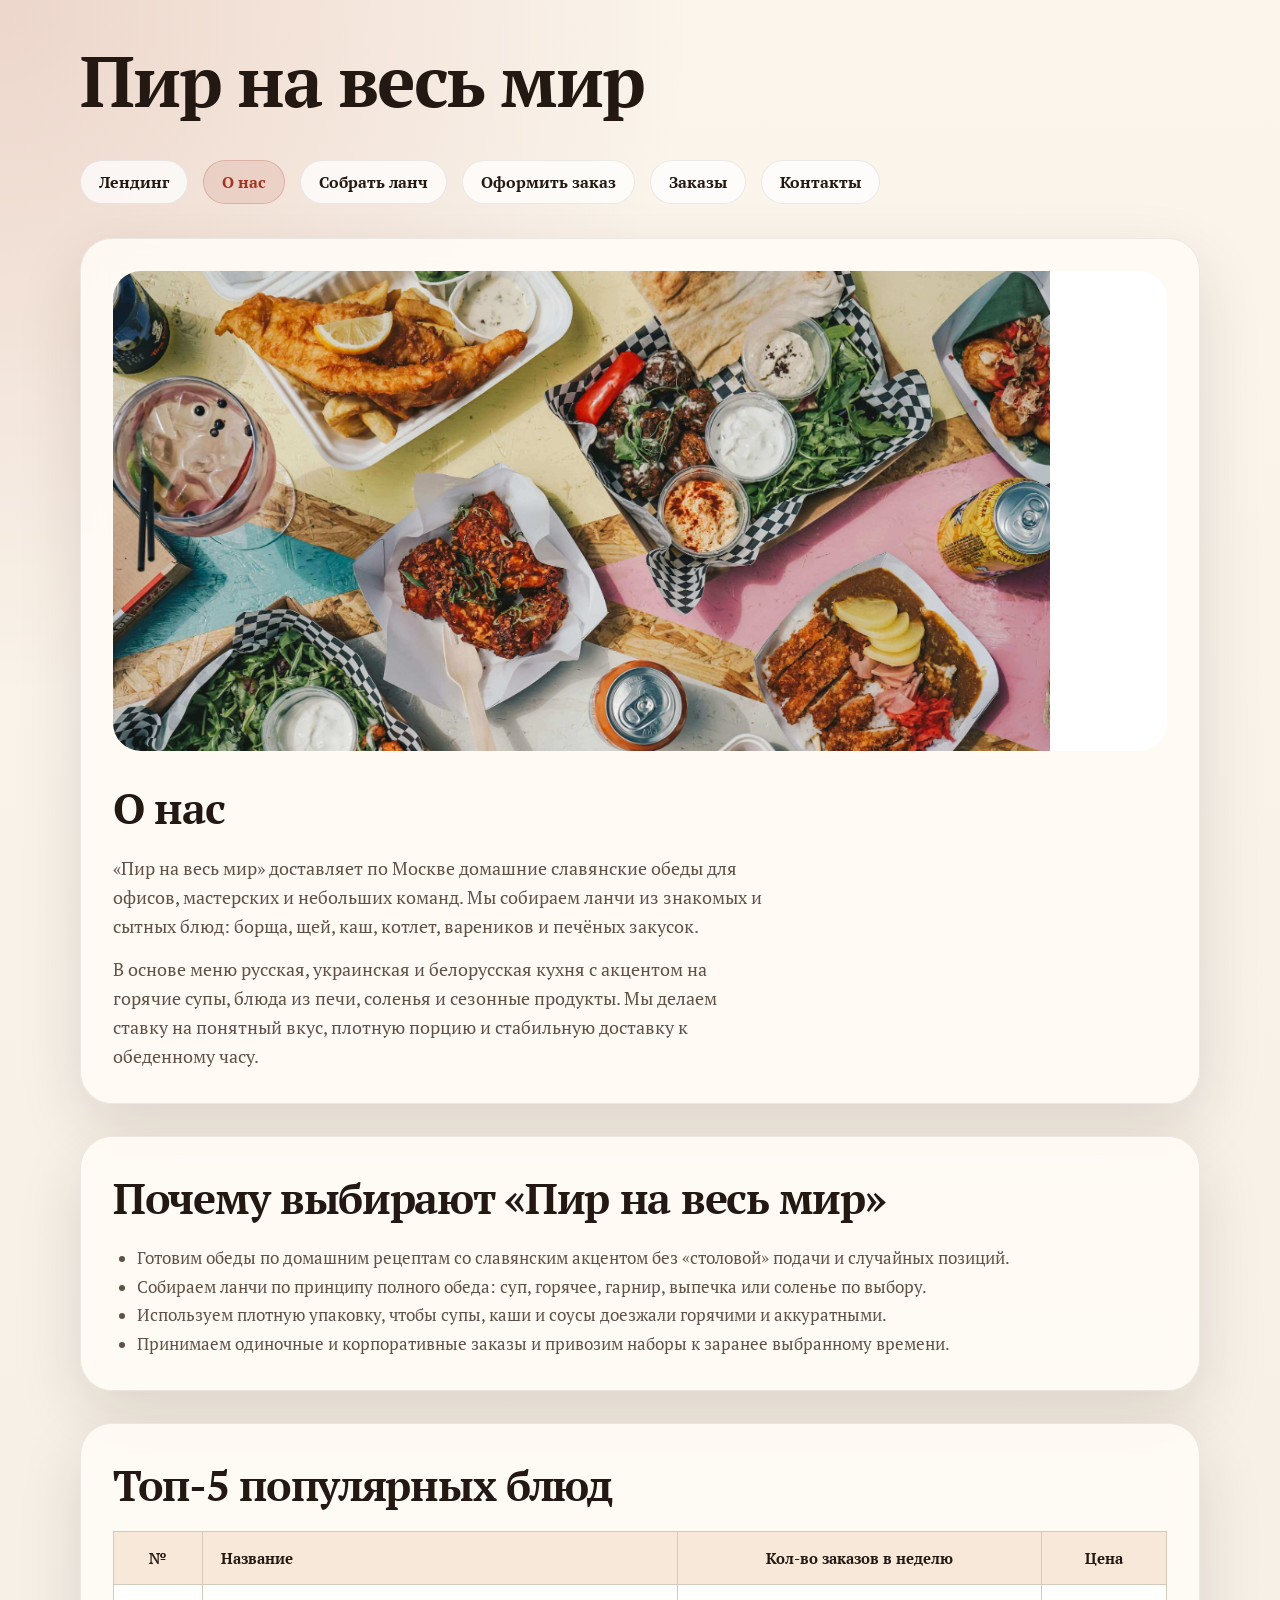
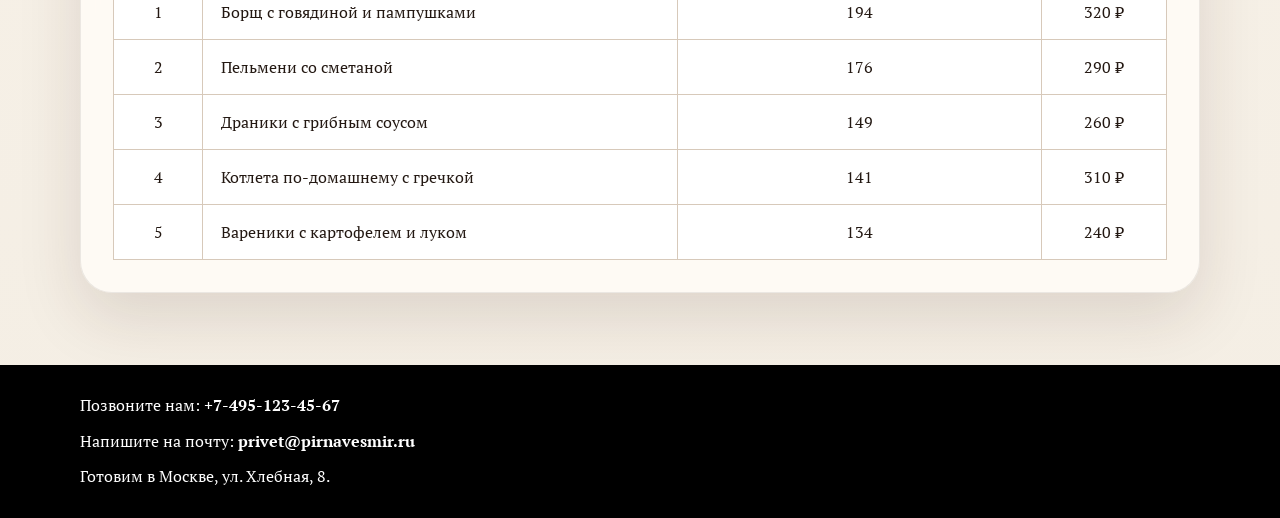
<file: index.html>
<!DOCTYPE html>
<html lang="ru">
<head>
  <meta charset="UTF-8">
  <meta name="viewport" content="width=device-width, initial-scale=1.0">
  <title>Пир на весь мир | Доставка славянских обедов</title>
  <link rel="preconnect" href="https://fonts.googleapis.com">
  <link rel="preconnect" href="https://fonts.gstatic.com" crossorigin>
  <link href="https://fonts.googleapis.com/css2?family=PT+Serif:wght@400;700&display=swap" rel="stylesheet">
  <link rel="stylesheet" href="styles/style.css">
  <link rel="stylesheet" href="styles/print.css" media="print">
</head>
<body>
  <header class="site-header">
    <div class="container">
      <h1 class="brand">Пир на весь мир</h1>
      <nav class="site-nav" aria-label="Основная навигация">
        <a href="landing.html">Лендинг</a>
        <a href="index.html" class="active" aria-current="page">О нас</a>
        <a href="menu.html">Собрать ланч</a>
        <a href="checkout.html">Оформить заказ</a>
        <a href="order.html">Заказы</a>
        <a href="#contacts">Контакты</a>
      </nav>
    </div>
  </header>

  <main class="site-main">
    <div class="container">
      <section class="section about-section" aria-labelledby="about-title">
        <img class="hero-image" src="assets/images/hero-lunch.png" alt="Домашние славянские обеды с горячими блюдами, закусками и напитками">
        <h2 id="about-title" class="section-title">О нас</h2>
        <p class="lead">
          «Пир на весь мир» доставляет по Москве домашние славянские обеды для офисов, мастерских и небольших команд.
          Мы собираем ланчи из знакомых и сытных блюд: борща, щей, каш, котлет, вареников и печёных закусок.
        </p>
        <p class="lead">
          В основе меню русская, украинская и белорусская кухня с акцентом на горячие супы, блюда из печи, соленья и сезонные продукты.
          Мы делаем ставку на понятный вкус, плотную порцию и стабильную доставку к обеденному часу.
        </p>
      </section>

      <section class="section" aria-labelledby="advantages-title">
        <h2 id="advantages-title" class="section-title">Почему выбирают «Пир на весь мир»</h2>
        <ul class="advantages-list">
          <li>Готовим обеды по домашним рецептам со славянским акцентом без «столовой» подачи и случайных позиций.</li>
          <li>Собираем ланчи по принципу полного обеда: суп, горячее, гарнир, выпечка или соленье по выбору.</li>
          <li>Используем плотную упаковку, чтобы супы, каши и соусы доезжали горячими и аккуратными.</li>
          <li>Принимаем одиночные и корпоративные заказы и привозим наборы к заранее выбранному времени.</li>
        </ul>
      </section>

      <section class="section" aria-labelledby="popular-title">
        <h2 id="popular-title" class="section-title">Топ-5 популярных блюд</h2>
        <div class="table-wrap">
          <table>
            <thead>
              <tr>
                <th scope="col">№</th>
                <th scope="col">Название</th>
                <th scope="col">Кол-во заказов в неделю</th>
                <th scope="col">Цена</th>
              </tr>
            </thead>
            <tbody>
              <tr>
                <td>1</td>
                <td>Борщ с говядиной и пампушками</td>
                <td>194</td>
                <td>320 ₽</td>
              </tr>
              <tr>
                <td>2</td>
                <td>Пельмени со сметаной</td>
                <td>176</td>
                <td>290 ₽</td>
              </tr>
              <tr>
                <td>3</td>
                <td>Драники с грибным соусом</td>
                <td>149</td>
                <td>260 ₽</td>
              </tr>
              <tr>
                <td>4</td>
                <td>Котлета по-домашнему с гречкой</td>
                <td>141</td>
                <td>310 ₽</td>
              </tr>
              <tr>
                <td>5</td>
                <td>Вареники с картофелем и луком</td>
                <td>134</td>
                <td>240 ₽</td>
              </tr>
            </tbody>
          </table>
        </div>
      </section>
    </div>
  </main>

  <footer id="contacts" class="site-footer">
    <div class="container footer-grid">
      <p>Позвоните нам: <a href="tel:+74951234567">+7&#8209;495&#8209;123&#8209;45&#8209;67</a></p>
      <p>Напишите на почту: <a href="mailto:privet@pirnavesmir.ru">privet@pirnavesmir.ru</a></p>
      <p>Готовим в Москве, ул. Хлебная, 8.</p>
    </div>
  </footer>
</body>
</html>
</file>
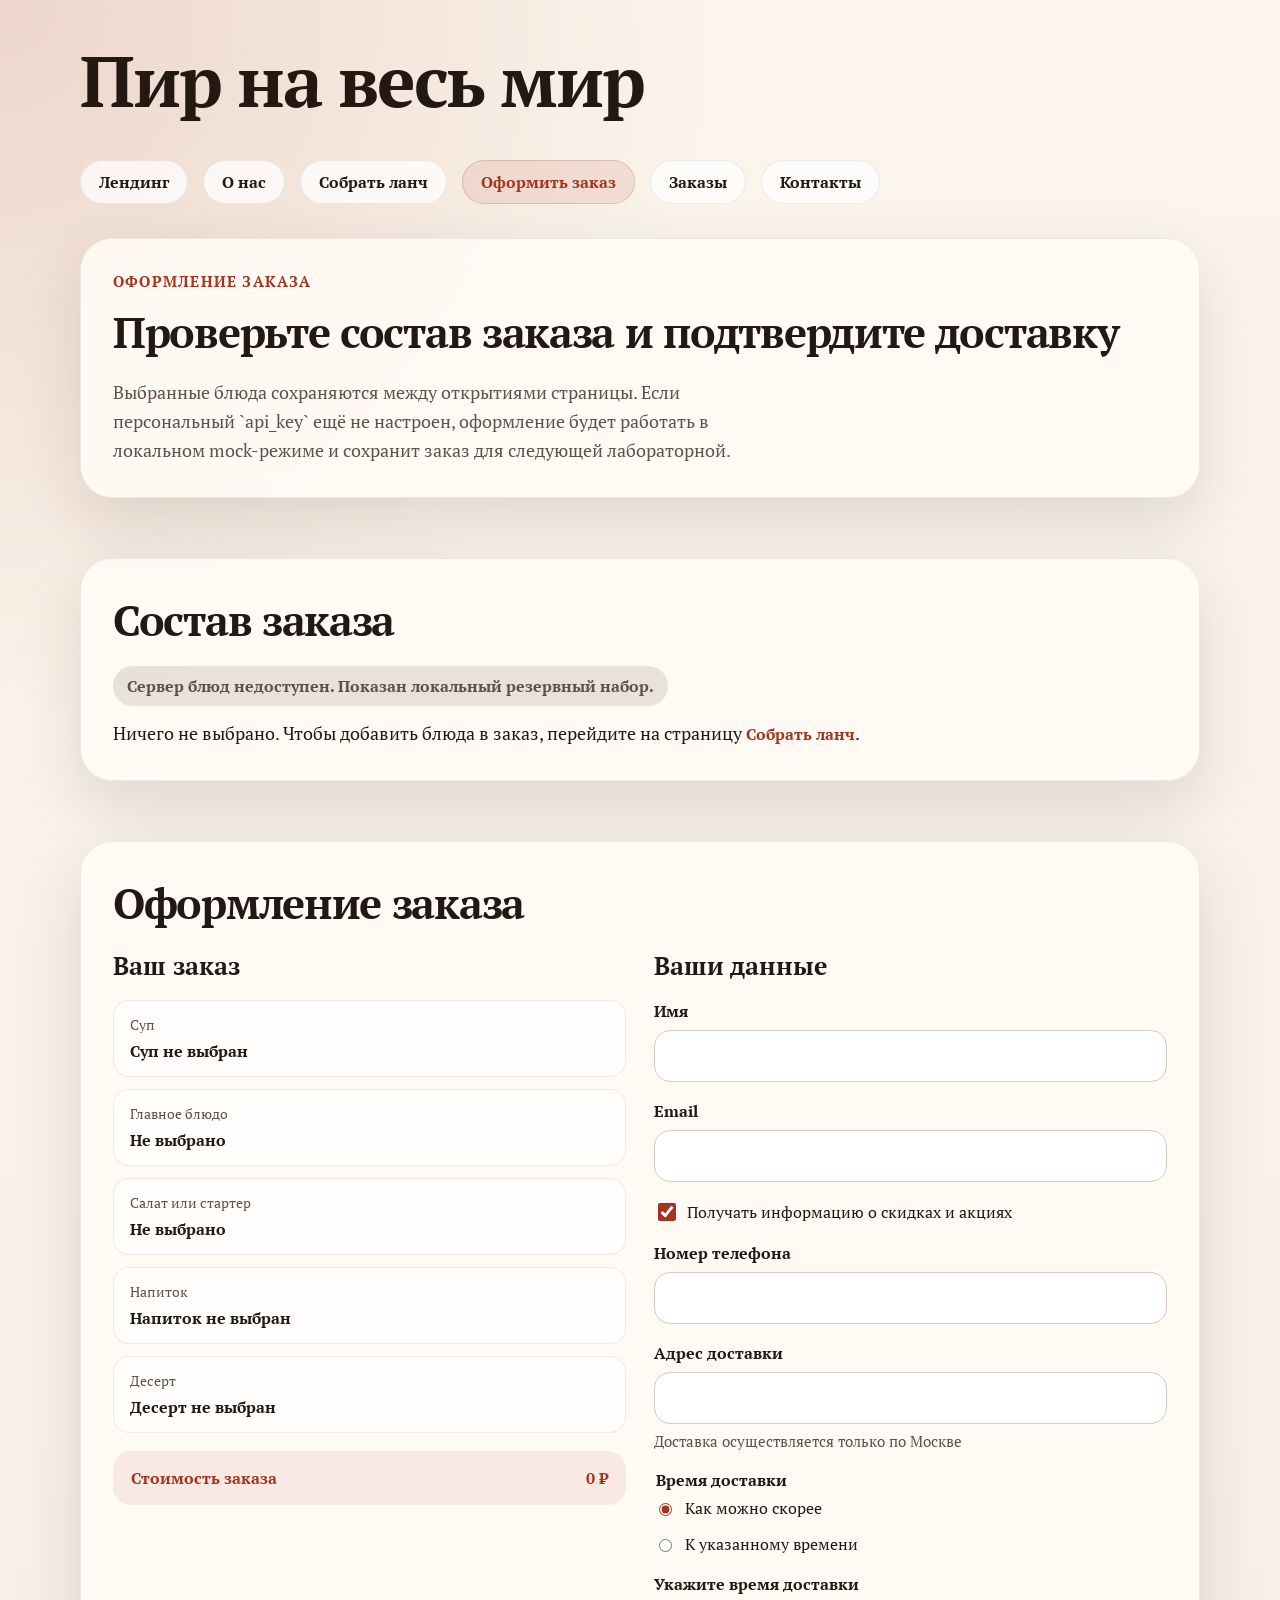
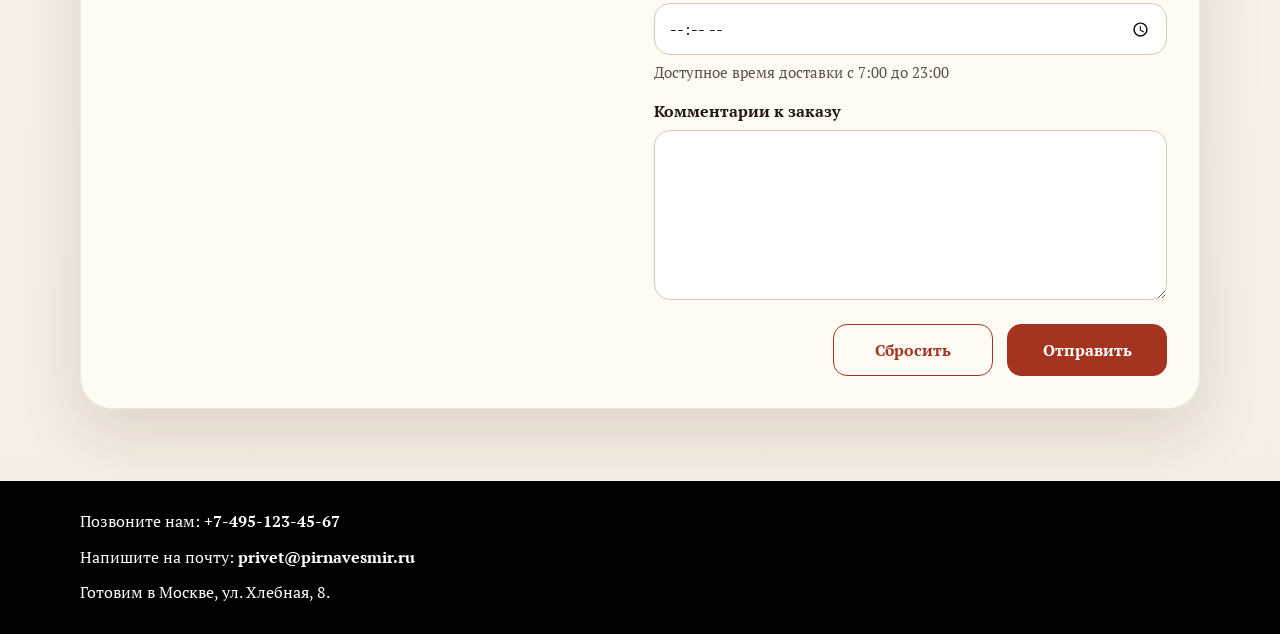
<file: checkout.html>
<!DOCTYPE html>
<html lang="ru">
<head>
  <meta charset="UTF-8">
  <meta name="viewport" content="width=device-width, initial-scale=1.0">
  <title>Пир на весь мир | Оформить заказ</title>
  <link rel="preconnect" href="https://fonts.googleapis.com">
  <link rel="preconnect" href="https://fonts.gstatic.com" crossorigin>
  <link href="https://fonts.googleapis.com/css2?family=PT+Serif:wght@400;700&display=swap" rel="stylesheet">
  <link rel="stylesheet" href="styles/style.css">
  <link rel="stylesheet" href="styles/menu.css">
  <link rel="stylesheet" href="styles/checkout.css">
  <link rel="stylesheet" href="styles/print.css" media="print">
</head>
<body>
  <header class="site-header">
    <div class="container">
      <h1 class="brand">Пир на весь мир</h1>
      <nav class="site-nav" aria-label="Основная навигация">
        <a href="landing.html">Лендинг</a>
        <a href="index.html">О нас</a>
        <a href="menu.html">Собрать ланч</a>
        <a href="checkout.html" class="active" aria-current="page">Оформить заказ</a>
        <a href="order.html">Заказы</a>
        <a href="#contacts">Контакты</a>
      </nav>
    </div>
  </header>

  <main class="site-main">
    <div class="container checkout-page">
      <section class="section checkout-intro" aria-labelledby="checkout-title">
        <p class="eyebrow">Оформление заказа</p>
        <h2 id="checkout-title" class="section-title">Проверьте состав заказа и подтвердите доставку</h2>
        <p class="lead">
          Выбранные блюда сохраняются между открытиями страницы. Если персональный `api_key` ещё не настроен, оформление будет работать в локальном mock-режиме и сохранит заказ для следующей лабораторной.
        </p>
      </section>

      <section class="section" aria-labelledby="composition-title">
        <h2 id="composition-title" class="section-title">Состав заказа</h2>
        <p class="menu-data-status" id="checkout-data-status">Загружаем выбранные блюда...</p>
        <div class="checkout-empty is-hidden" id="checkout-empty">
          <p>Ничего не выбрано. Чтобы добавить блюда в заказ, перейдите на страницу <a href="menu.html">Собрать ланч</a>.</p>
        </div>
        <div class="dish-grid checkout-dish-grid" id="checkout-dish-grid"></div>
      </section>

      <section class="section" aria-labelledby="checkout-form-title">
        <h2 id="checkout-form-title" class="section-title">Оформление заказа</h2>
        <form class="order-form" id="checkout-form">
          <div class="order-form__group">
            <div class="order-form__panel">
              <h3 class="order-form__title">Ваш заказ</h3>
              <div class="order-summary" id="checkout-summary"></div>
              <div class="order-total" id="checkout-total">
                <span>Стоимость заказа</span>
                <strong id="checkout-total-value">0 ₽</strong>
              </div>
            </div>

            <div class="order-form__panel">
              <h3 class="order-form__title">Ваши данные</h3>

              <label class="field">
                <span class="field__label">Имя</span>
                <input class="field__control" type="text" name="full_name" required>
              </label>

              <label class="field">
                <span class="field__label">Email</span>
                <input class="field__control" type="email" name="email" required>
              </label>

              <label class="field field--checkbox">
                <input type="checkbox" name="subscribe" value="yes" checked>
                <span>Получать информацию о скидках и акциях</span>
              </label>

              <label class="field">
                <span class="field__label">Номер телефона</span>
                <input class="field__control" type="tel" name="phone" required>
              </label>

              <label class="field">
                <span class="field__label">Адрес доставки</span>
                <input class="field__control" type="text" name="delivery_address" required>
                <span class="field__note">Доставка осуществляется только по Москве</span>
              </label>

              <fieldset class="field field--radio">
                <legend class="field__label">Время доставки</legend>
                <label class="field__choice">
                  <input type="radio" name="delivery_type" value="asap" checked>
                  <span>Как можно скорее</span>
                </label>
                <label class="field__choice">
                  <input type="radio" name="delivery_type" value="time">
                  <span>К указанному времени</span>
                </label>
              </fieldset>

              <label class="field">
                <span class="field__label">Укажите время доставки</span>
                <input class="field__control" type="time" name="delivery_time">
                <span class="field__note">Доступное время доставки с 7:00 до 23:00</span>
              </label>

              <label class="field">
                <span class="field__label">Комментарии к заказу</span>
                <textarea class="field__control field__control--textarea" name="comment"></textarea>
              </label>
            </div>
          </div>

          <div class="order-form__actions">
            <button class="order-form__button order-form__button--ghost" type="reset">Сбросить</button>
            <button class="order-form__button" type="submit">Отправить</button>
          </div>
        </form>
      </section>
    </div>
  </main>

  <footer id="contacts" class="site-footer">
    <div class="container footer-grid">
      <p>Позвоните нам: <a href="tel:+74951234567">+7&#8209;495&#8209;123&#8209;45&#8209;67</a></p>
      <p>Напишите на почту: <a href="mailto:privet@pirnavesmir.ru">privet@pirnavesmir.ru</a></p>
      <p>Готовим в Москве, ул. Хлебная, 8.</p>
    </div>
  </footer>

  <div class="notice-layer" id="notice-layer"></div>
  <script defer src="scripts/data/local-dishes.js"></script>
  <script defer src="scripts/catalog-config.js"></script>
  <script defer src="scripts/selection-storage.js"></script>
  <script defer src="scripts/order-utils.js"></script>
  <script defer src="scripts/api.js"></script>
  <script defer src="scripts/config.js"></script>
  <script defer src="scripts/orders-api.js"></script>
  <script defer src="scripts/checkout-page.js"></script>
</body>
</html>
</file>
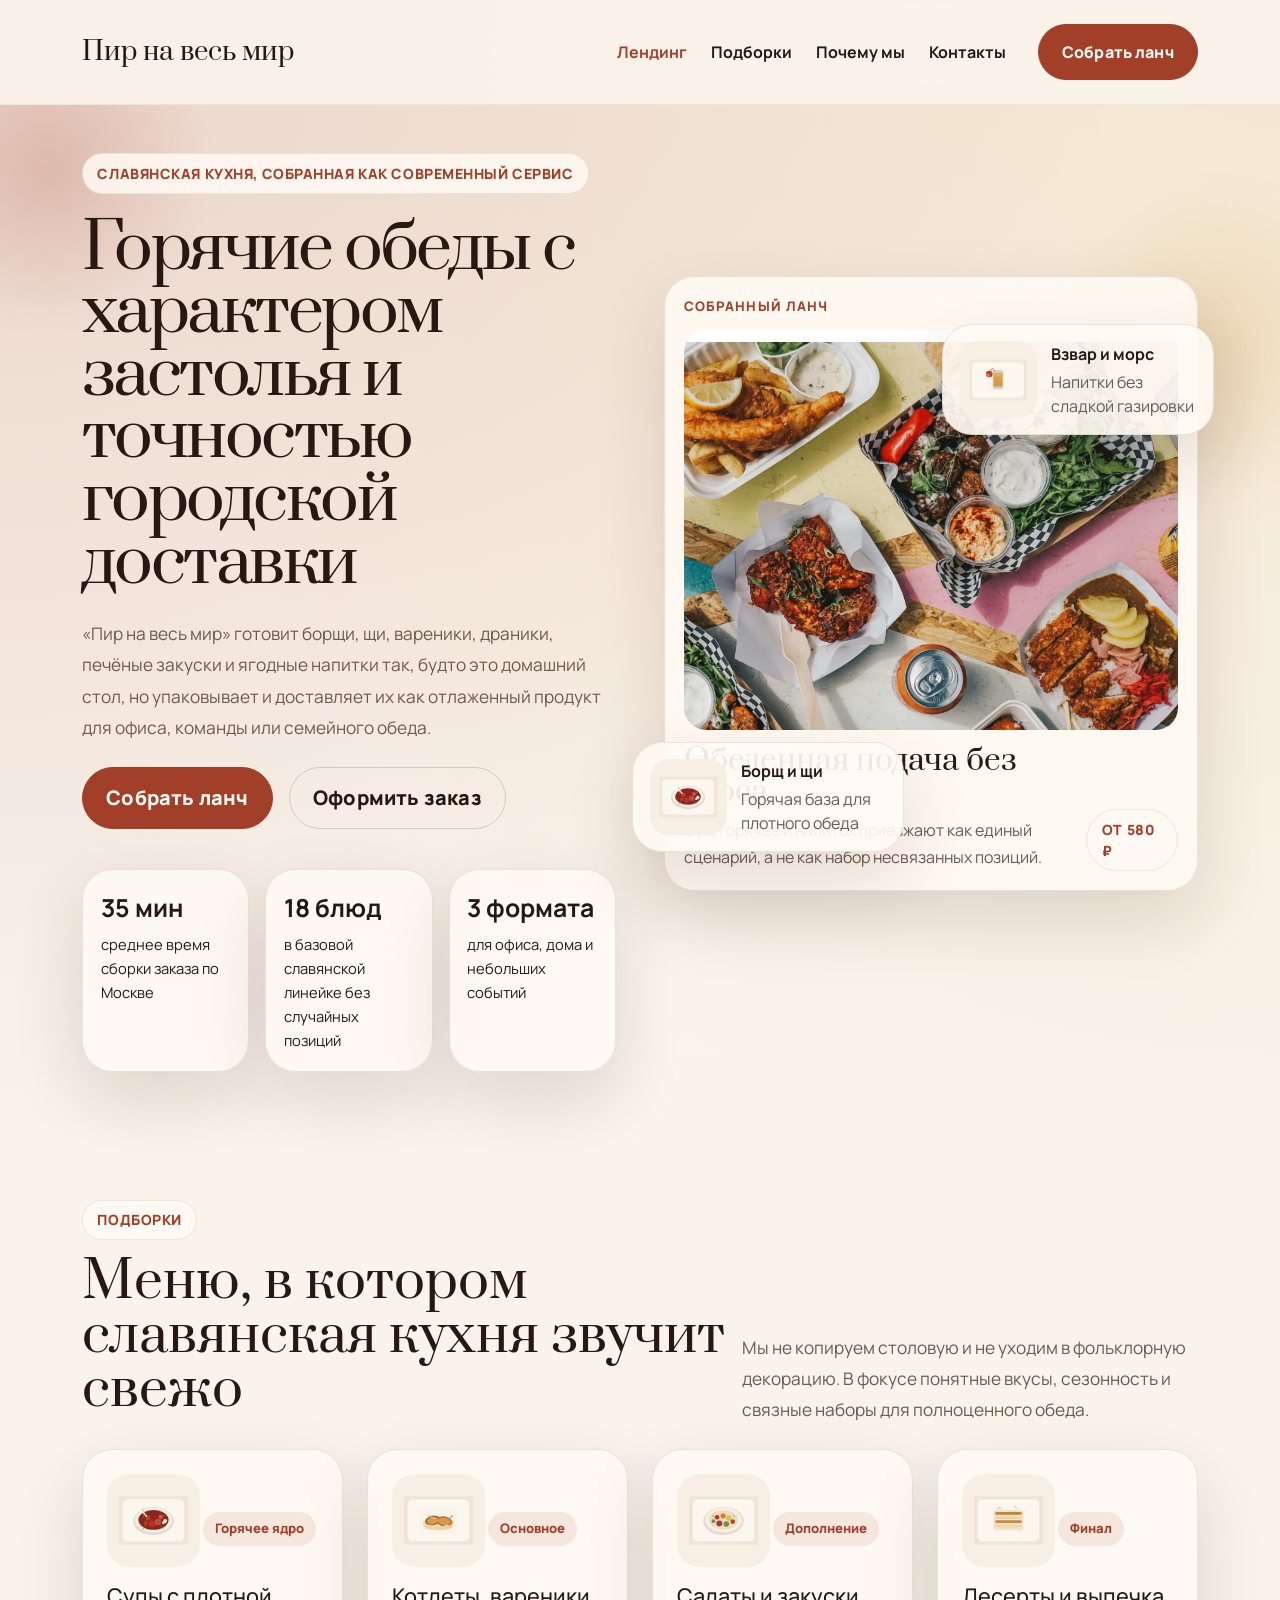
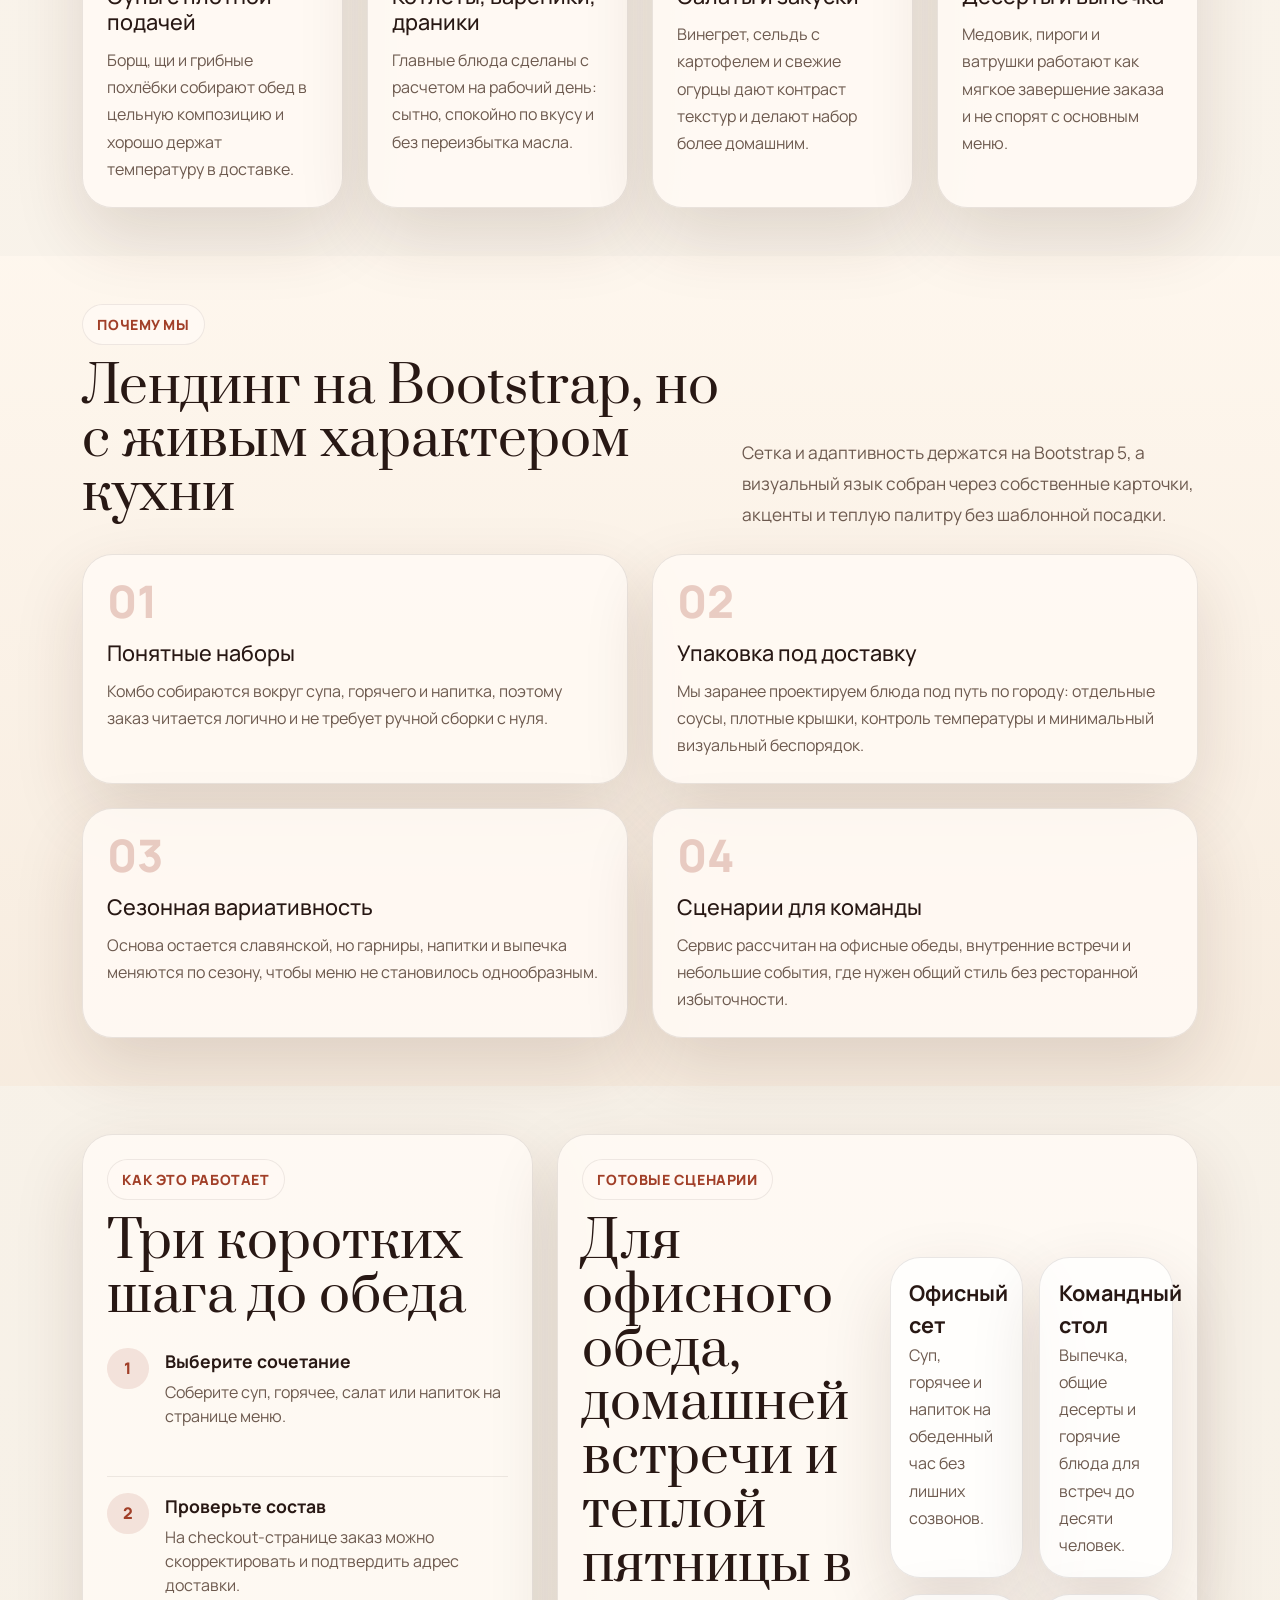
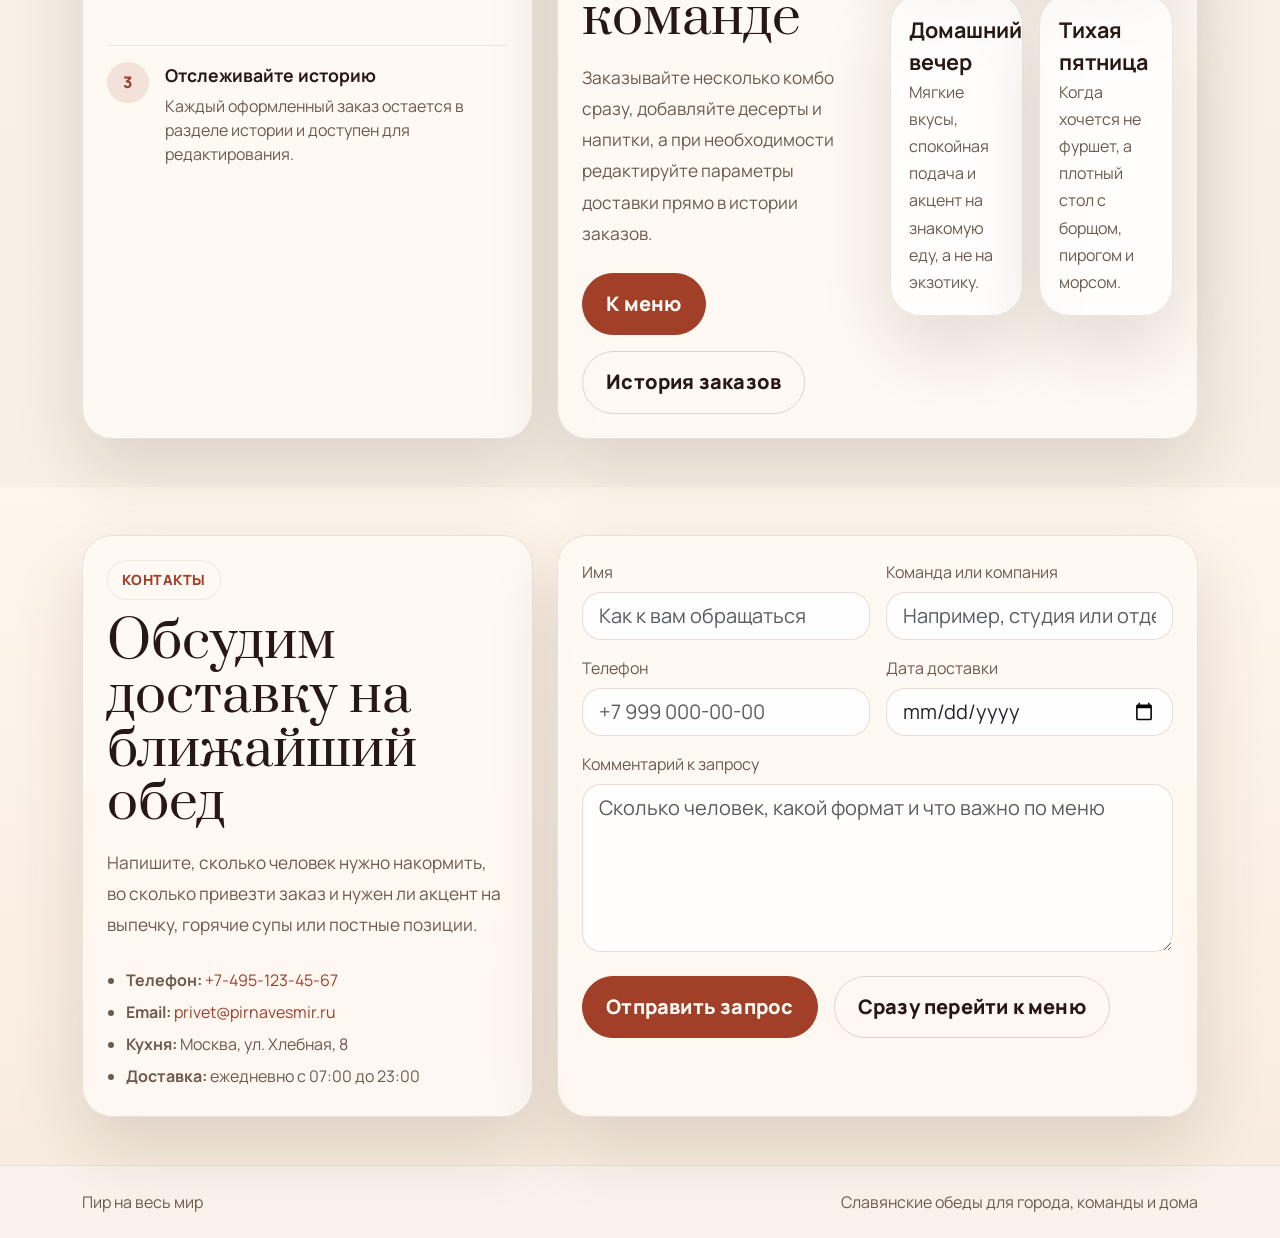
<file: landing.html>
<!DOCTYPE html>
<html lang="ru">
<head>
  <meta charset="UTF-8">
  <meta name="viewport" content="width=device-width, initial-scale=1.0">
  <title>Пир на весь мир | Лендинг славянской доставки</title>
  <link rel="preconnect" href="https://fonts.googleapis.com">
  <link rel="preconnect" href="https://fonts.gstatic.com" crossorigin>
  <link href="https://fonts.googleapis.com/css2?family=Manrope:wght@400;500;700;800&family=Prata&display=swap" rel="stylesheet">
  <link rel="stylesheet" href="https://cdn.jsdelivr.net/npm/bootstrap@5.3.3/dist/css/bootstrap.min.css">
  <link rel="stylesheet" href="styles/landing.css">
</head>
<body class="landing-body">
  <nav class="navbar navbar-expand-lg landing-nav sticky-top" aria-label="Главная навигация лендинга">
    <div class="container py-3">
      <a class="navbar-brand landing-brand" href="landing.html">Пир на весь мир</a>
      <button class="navbar-toggler border-0 shadow-none" type="button" data-bs-toggle="collapse" data-bs-target="#landing-nav" aria-controls="landing-nav" aria-label="Переключить навигацию">
        <span class="navbar-toggler-icon"></span>
      </button>
      <div class="collapse navbar-collapse justify-content-end" id="landing-nav">
        <div class="navbar-nav align-items-lg-center gap-lg-2">
          <a class="nav-link active" aria-current="page" href="landing.html">Лендинг</a>
          <a class="nav-link" href="#highlights">Подборки</a>
          <a class="nav-link" href="#advantages">Почему мы</a>
          <a class="nav-link" href="#contacts">Контакты</a>
          <a class="btn btn-ember ms-lg-3" href="menu.html">Собрать ланч</a>
        </div>
      </div>
    </div>
  </nav>

  <main>
    <section class="hero-section position-relative overflow-hidden">
      <div class="hero-blur hero-blur--left"></div>
      <div class="hero-blur hero-blur--right"></div>
      <div class="container position-relative">
        <div class="row align-items-center g-5 py-5 py-lg-5">
          <div class="col-lg-6">
            <span class="hero-chip">Славянская кухня, собранная как современный сервис</span>
            <h1 class="hero-title mt-4">Горячие обеды с характером застолья и точностью городской доставки</h1>
            <p class="hero-copy mt-4">
              «Пир на весь мир» готовит борщи, щи, вареники, драники, печёные закуски и ягодные напитки так, будто это домашний стол,
              но упаковывает и доставляет их как отлаженный продукт для офиса, команды или семейного обеда.
            </p>
            <div class="d-flex flex-wrap gap-3 mt-4">
              <a class="btn btn-ember btn-lg" href="menu.html">Собрать ланч</a>
              <a class="btn btn-outline-wood btn-lg" href="checkout.html">Оформить заказ</a>
            </div>
            <div class="row g-3 mt-4">
              <div class="col-sm-4">
                <article class="stat-card">
                  <strong>35 мин</strong>
                  <span>среднее время сборки заказа по Москве</span>
                </article>
              </div>
              <div class="col-sm-4">
                <article class="stat-card">
                  <strong>18 блюд</strong>
                  <span>в базовой славянской линейке без случайных позиций</span>
                </article>
              </div>
              <div class="col-sm-4">
                <article class="stat-card">
                  <strong>3 формата</strong>
                  <span>для офиса, дома и небольших событий</span>
                </article>
              </div>
            </div>
          </div>

          <div class="col-lg-6">
            <div class="hero-showcase">
              <article class="showcase-card showcase-card--feature">
                <p class="showcase-card__eyebrow">Собранный ланч</p>
                <img src="assets/images/hero-lunch.png" alt="Ланч из славянских блюд на сервировке" class="showcase-card__hero-image">
                <div class="showcase-card__footer">
                  <div>
                    <h2>Обеденная подача без хаоса</h2>
                    <p>Суп, горячее и напиток приезжают как единый сценарий, а не как набор несвязанных позиций.</p>
                  </div>
                  <span class="showcase-pill">от 580 ₽</span>
                </div>
              </article>

              <article class="showcase-card showcase-card--floating showcase-card--left">
                <img src="assets/images/menu/borscht.svg" alt="Борщ" class="showcase-card__icon">
                <div>
                  <strong>Борщ и щи</strong>
                  <p>Горячая база для плотного обеда</p>
                </div>
              </article>

              <article class="showcase-card showcase-card--floating showcase-card--right">
                <img src="assets/images/menu/vzvar.svg" alt="Взвар" class="showcase-card__icon">
                <div>
                  <strong>Взвар и морс</strong>
                  <p>Напитки без сладкой газировки</p>
                </div>
              </article>
            </div>
          </div>
        </div>
      </div>
    </section>

    <section class="py-5" id="highlights">
      <div class="container">
        <div class="section-head row align-items-end g-3 mb-4">
          <div class="col-lg-7">
            <span class="section-chip">Подборки</span>
            <h2 class="section-title mt-3">Меню, в котором славянская кухня звучит свежо</h2>
          </div>
          <div class="col-lg-5">
            <p class="section-copy mb-0">
              Мы не копируем столовую и не уходим в фольклорную декорацию. В фокусе понятные вкусы, сезонность и связные наборы для полноценного обеда.
            </p>
          </div>
        </div>

        <div class="row g-4">
          <div class="col-md-6 col-xl-3">
            <article class="menu-highlight h-100">
              <img src="assets/images/menu/borscht.svg" alt="Борщ" class="menu-highlight__image">
              <span class="menu-highlight__tag">Горячее ядро</span>
              <h3>Супы с плотной подачей</h3>
              <p>Борщ, щи и грибные похлёбки собирают обед в цельную композицию и хорошо держат температуру в доставке.</p>
            </article>
          </div>
          <div class="col-md-6 col-xl-3">
            <article class="menu-highlight h-100">
              <img src="assets/images/menu/pozharsky.svg" alt="Пожарская котлета" class="menu-highlight__image">
              <span class="menu-highlight__tag">Основное</span>
              <h3>Котлеты, вареники, драники</h3>
              <p>Главные блюда сделаны с расчетом на рабочий день: сытно, спокойно по вкусу и без переизбытка масла.</p>
            </article>
          </div>
          <div class="col-md-6 col-xl-3">
            <article class="menu-highlight h-100">
              <img src="assets/images/menu/vinegret.svg" alt="Винегрет" class="menu-highlight__image">
              <span class="menu-highlight__tag">Дополнение</span>
              <h3>Салаты и закуски</h3>
              <p>Винегрет, сельдь с картофелем и свежие огурцы дают контраст текстур и делают набор более домашним.</p>
            </article>
          </div>
          <div class="col-md-6 col-xl-3">
            <article class="menu-highlight h-100">
              <img src="assets/images/menu/medovik.svg" alt="Медовик" class="menu-highlight__image">
              <span class="menu-highlight__tag">Финал</span>
              <h3>Десерты и выпечка</h3>
              <p>Медовик, пироги и ватрушки работают как мягкое завершение заказа и не спорят с основным меню.</p>
            </article>
          </div>
        </div>
      </div>
    </section>

    <section class="py-5 section-warm" id="advantages">
      <div class="container">
        <div class="section-head row align-items-end g-3 mb-4">
          <div class="col-lg-7">
            <span class="section-chip">Почему мы</span>
            <h2 class="section-title mt-3">Лендинг на Bootstrap, но с живым характером кухни</h2>
          </div>
          <div class="col-lg-5">
            <p class="section-copy mb-0">
              Сетка и адаптивность держатся на Bootstrap 5, а визуальный язык собран через собственные карточки, акценты и теплую палитру без шаблонной посадки.
            </p>
          </div>
        </div>

        <div class="row g-4">
          <div class="col-md-6">
            <article class="advantage-card h-100">
              <span class="advantage-card__index">01</span>
              <h3>Понятные наборы</h3>
              <p>Комбо собираются вокруг супа, горячего и напитка, поэтому заказ читается логично и не требует ручной сборки с нуля.</p>
            </article>
          </div>
          <div class="col-md-6">
            <article class="advantage-card h-100">
              <span class="advantage-card__index">02</span>
              <h3>Упаковка под доставку</h3>
              <p>Мы заранее проектируем блюда под путь по городу: отдельные соусы, плотные крышки, контроль температуры и минимальный визуальный беспорядок.</p>
            </article>
          </div>
          <div class="col-md-6">
            <article class="advantage-card h-100">
              <span class="advantage-card__index">03</span>
              <h3>Сезонная вариативность</h3>
              <p>Основа остается славянской, но гарниры, напитки и выпечка меняются по сезону, чтобы меню не становилось однообразным.</p>
            </article>
          </div>
          <div class="col-md-6">
            <article class="advantage-card h-100">
              <span class="advantage-card__index">04</span>
              <h3>Сценарии для команды</h3>
              <p>Сервис рассчитан на офисные обеды, внутренние встречи и небольшие события, где нужен общий стиль без ресторанной избыточности.</p>
            </article>
          </div>
        </div>
      </div>
    </section>

    <section class="py-5">
      <div class="container">
        <div class="row g-4 align-items-stretch">
          <div class="col-lg-5">
            <article class="process-panel h-100">
              <span class="section-chip">Как это работает</span>
              <h2 class="section-title mt-3">Три коротких шага до обеда</h2>
              <div class="process-steps mt-4">
                <div class="process-step">
                  <span>1</span>
                  <div>
                    <strong>Выберите сочетание</strong>
                    <p>Соберите суп, горячее, салат или напиток на странице меню.</p>
                  </div>
                </div>
                <div class="process-step">
                  <span>2</span>
                  <div>
                    <strong>Проверьте состав</strong>
                    <p>На checkout-странице заказ можно скорректировать и подтвердить адрес доставки.</p>
                  </div>
                </div>
                <div class="process-step">
                  <span>3</span>
                  <div>
                    <strong>Отслеживайте историю</strong>
                    <p>Каждый оформленный заказ остается в разделе истории и доступен для редактирования.</p>
                  </div>
                </div>
              </div>
            </article>
          </div>

          <div class="col-lg-7">
            <article class="cta-panel h-100">
              <div class="row g-4 align-items-center">
                <div class="col-md-6">
                  <span class="section-chip">Готовые сценарии</span>
                  <h2 class="section-title mt-3">Для офисного обеда, домашней встречи и теплой пятницы в команде</h2>
                  <p class="section-copy mt-3">
                    Заказывайте несколько комбо сразу, добавляйте десерты и напитки, а при необходимости редактируйте параметры доставки прямо в истории заказов.
                  </p>
                  <div class="d-flex flex-wrap gap-3 mt-4">
                    <a class="btn btn-ember btn-lg" href="menu.html">К меню</a>
                    <a class="btn btn-outline-wood btn-lg" href="order.html">История заказов</a>
                  </div>
                </div>
                <div class="col-md-6">
                  <div class="mini-grid">
                    <article class="mini-card">
                      <strong>Офисный сет</strong>
                      <p>Суп, горячее и напиток на обеденный час без лишних созвонов.</p>
                    </article>
                    <article class="mini-card">
                      <strong>Командный стол</strong>
                      <p>Выпечка, общие десерты и горячие блюда для встреч до десяти человек.</p>
                    </article>
                    <article class="mini-card">
                      <strong>Домашний вечер</strong>
                      <p>Мягкие вкусы, спокойная подача и акцент на знакомую еду, а не на экзотику.</p>
                    </article>
                    <article class="mini-card">
                      <strong>Тихая пятница</strong>
                      <p>Когда хочется не фуршет, а плотный стол с борщом, пирогом и морсом.</p>
                    </article>
                  </div>
                </div>
              </div>
            </article>
          </div>
        </div>
      </div>
    </section>

    <section class="py-5 section-warm" id="contacts">
      <div class="container">
        <div class="row g-4 align-items-stretch">
          <div class="col-lg-5">
            <article class="contact-card h-100">
              <span class="section-chip">Контакты</span>
              <h2 class="section-title mt-3">Обсудим доставку на ближайший обед</h2>
              <p class="section-copy mt-3">
                Напишите, сколько человек нужно накормить, во сколько привезти заказ и нужен ли акцент на выпечку, горячие супы или постные позиции.
              </p>
              <ul class="contact-list mt-4">
                <li><strong>Телефон:</strong> <a href="tel:+74951234567">+7&#8209;495&#8209;123&#8209;45&#8209;67</a></li>
                <li><strong>Email:</strong> <a href="mailto:privet@pirnavesmir.ru">privet@pirnavesmir.ru</a></li>
                <li><strong>Кухня:</strong> Москва, ул. Хлебная, 8</li>
                <li><strong>Доставка:</strong> ежедневно с 07:00 до 23:00</li>
              </ul>
            </article>
          </div>

          <div class="col-lg-7">
            <form class="contact-form h-100" action="https://httpbin.org/post" method="post">
              <div class="row g-3">
                <div class="col-md-6">
                  <label class="form-label" for="contact-name">Имя</label>
                  <input class="form-control form-control-lg" id="contact-name" name="name" type="text" placeholder="Как к вам обращаться">
                </div>
                <div class="col-md-6">
                  <label class="form-label" for="contact-company">Команда или компания</label>
                  <input class="form-control form-control-lg" id="contact-company" name="company" type="text" placeholder="Например, студия или отдел">
                </div>
                <div class="col-md-6">
                  <label class="form-label" for="contact-phone">Телефон</label>
                  <input class="form-control form-control-lg" id="contact-phone" name="phone" type="tel" placeholder="+7 999 000-00-00">
                </div>
                <div class="col-md-6">
                  <label class="form-label" for="contact-date">Дата доставки</label>
                  <input class="form-control form-control-lg" id="contact-date" name="date" type="date">
                </div>
                <div class="col-12">
                  <label class="form-label" for="contact-message">Комментарий к запросу</label>
                  <textarea class="form-control form-control-lg" id="contact-message" name="message" rows="5" placeholder="Сколько человек, какой формат и что важно по меню"></textarea>
                </div>
                <div class="col-12 d-flex flex-wrap gap-3 pt-2">
                  <button class="btn btn-ember btn-lg" type="submit">Отправить запрос</button>
                  <a class="btn btn-outline-wood btn-lg" href="menu.html">Сразу перейти к меню</a>
                </div>
              </div>
            </form>
          </div>
        </div>
      </div>
    </section>
  </main>

  <footer class="landing-footer py-4">
    <div class="container d-flex flex-column flex-lg-row justify-content-between gap-2">
      <span>Пир на весь мир</span>
      <span>Славянские обеды для города, команды и дома</span>
    </div>
  </footer>

  <script src="https://cdn.jsdelivr.net/npm/bootstrap@5.3.3/dist/js/bootstrap.bundle.min.js"></script>
</body>
</html>
</file>
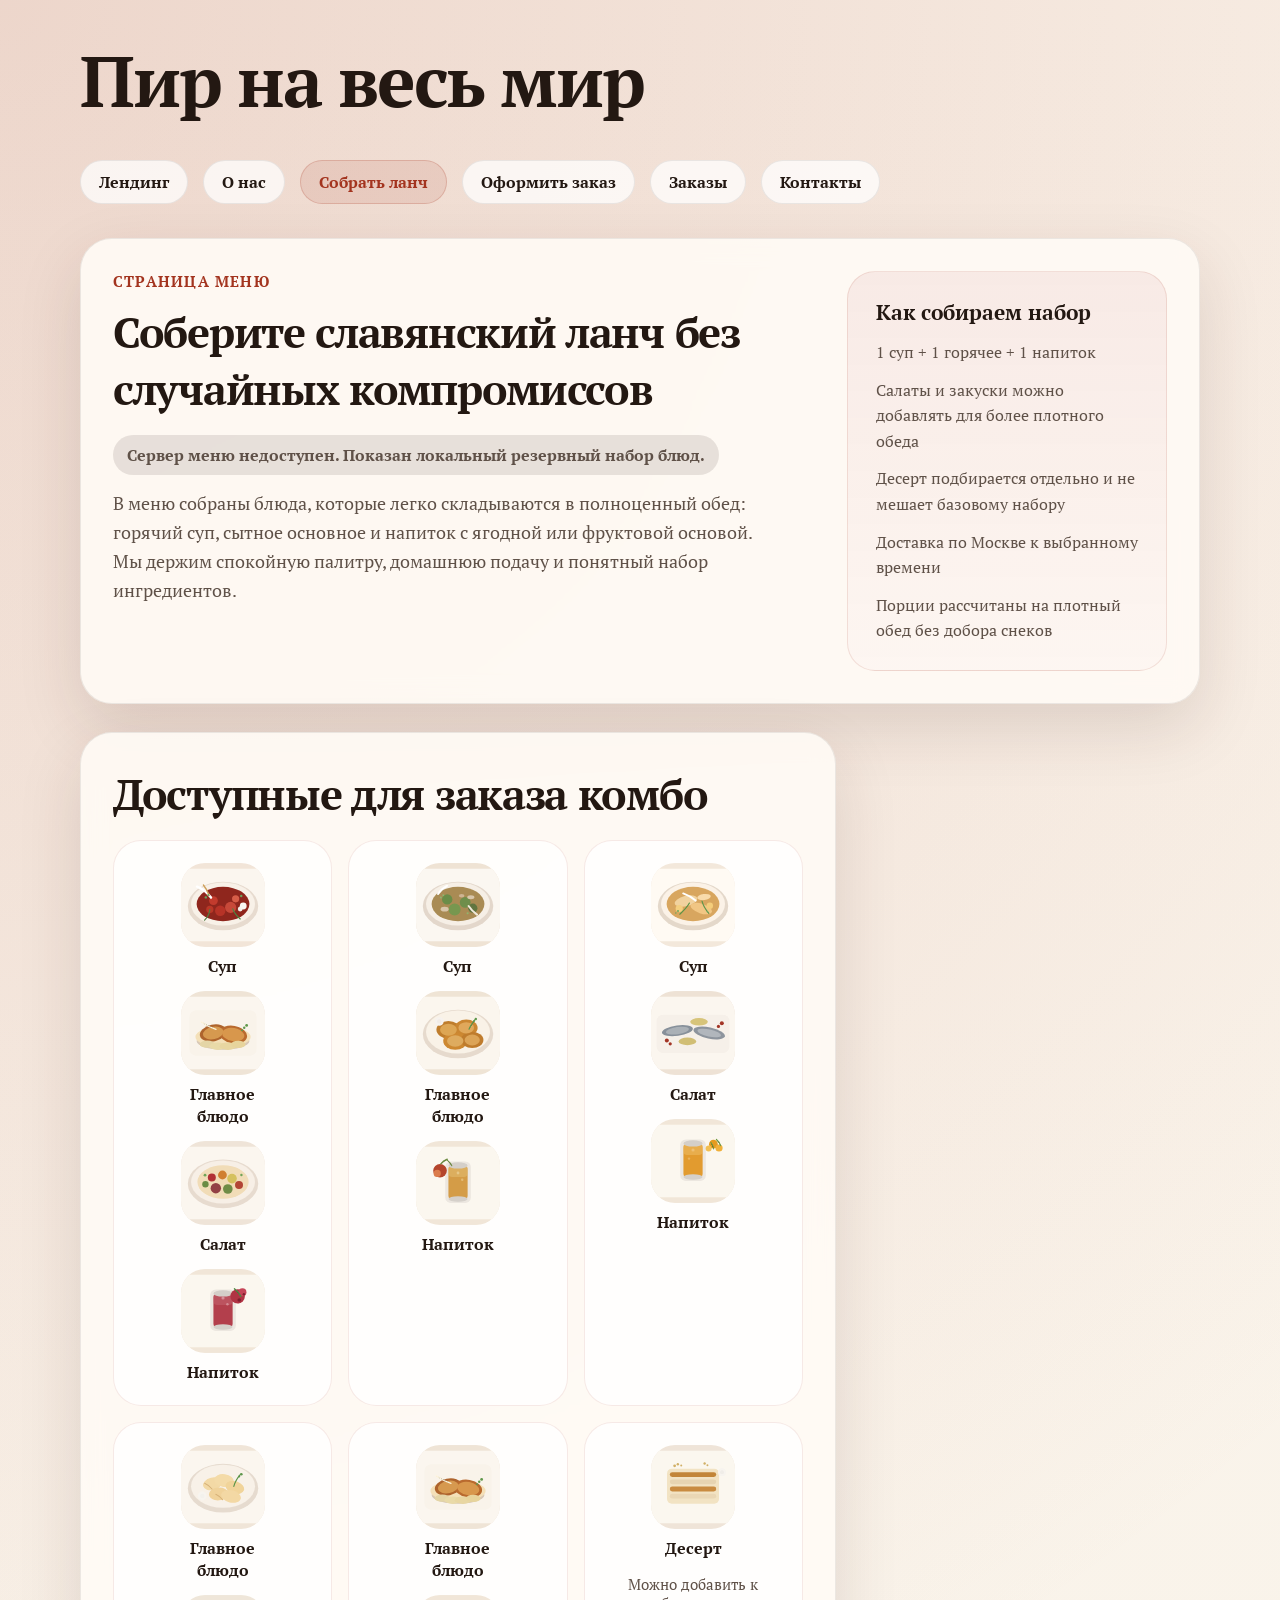
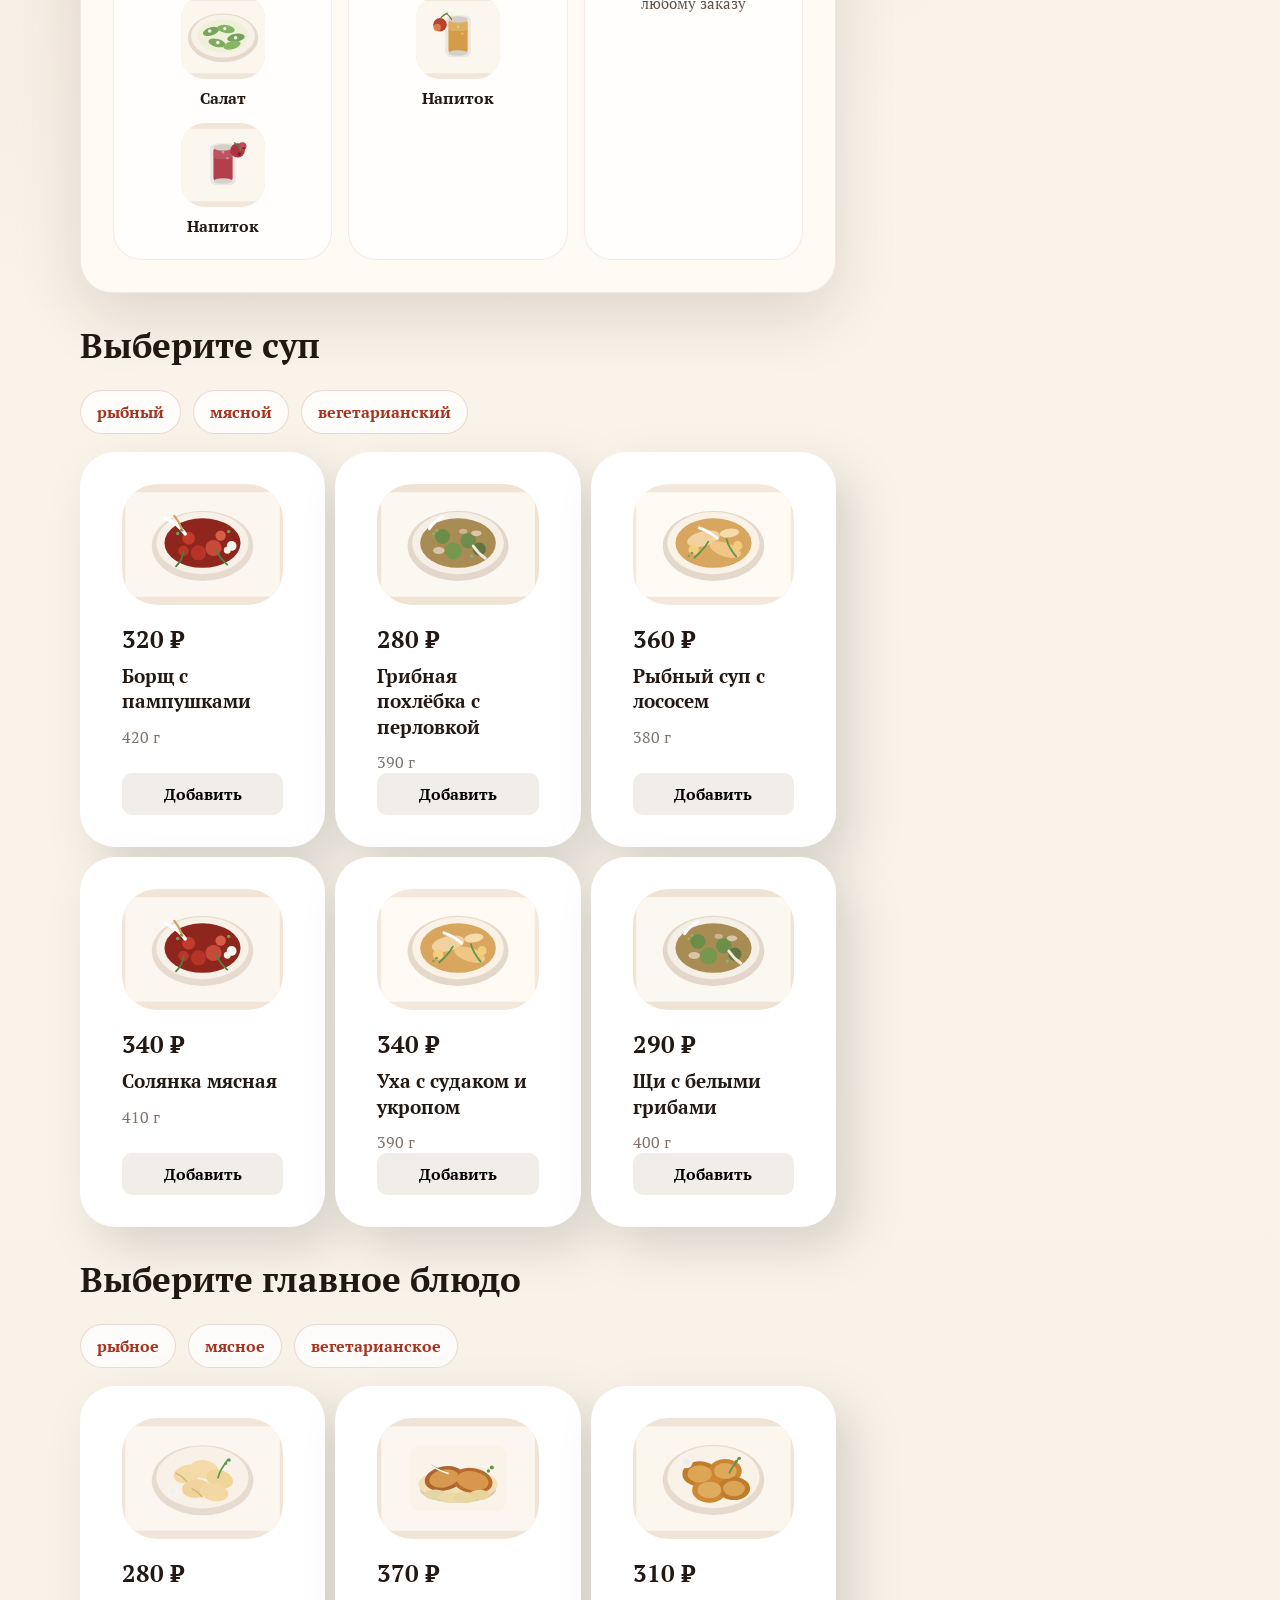
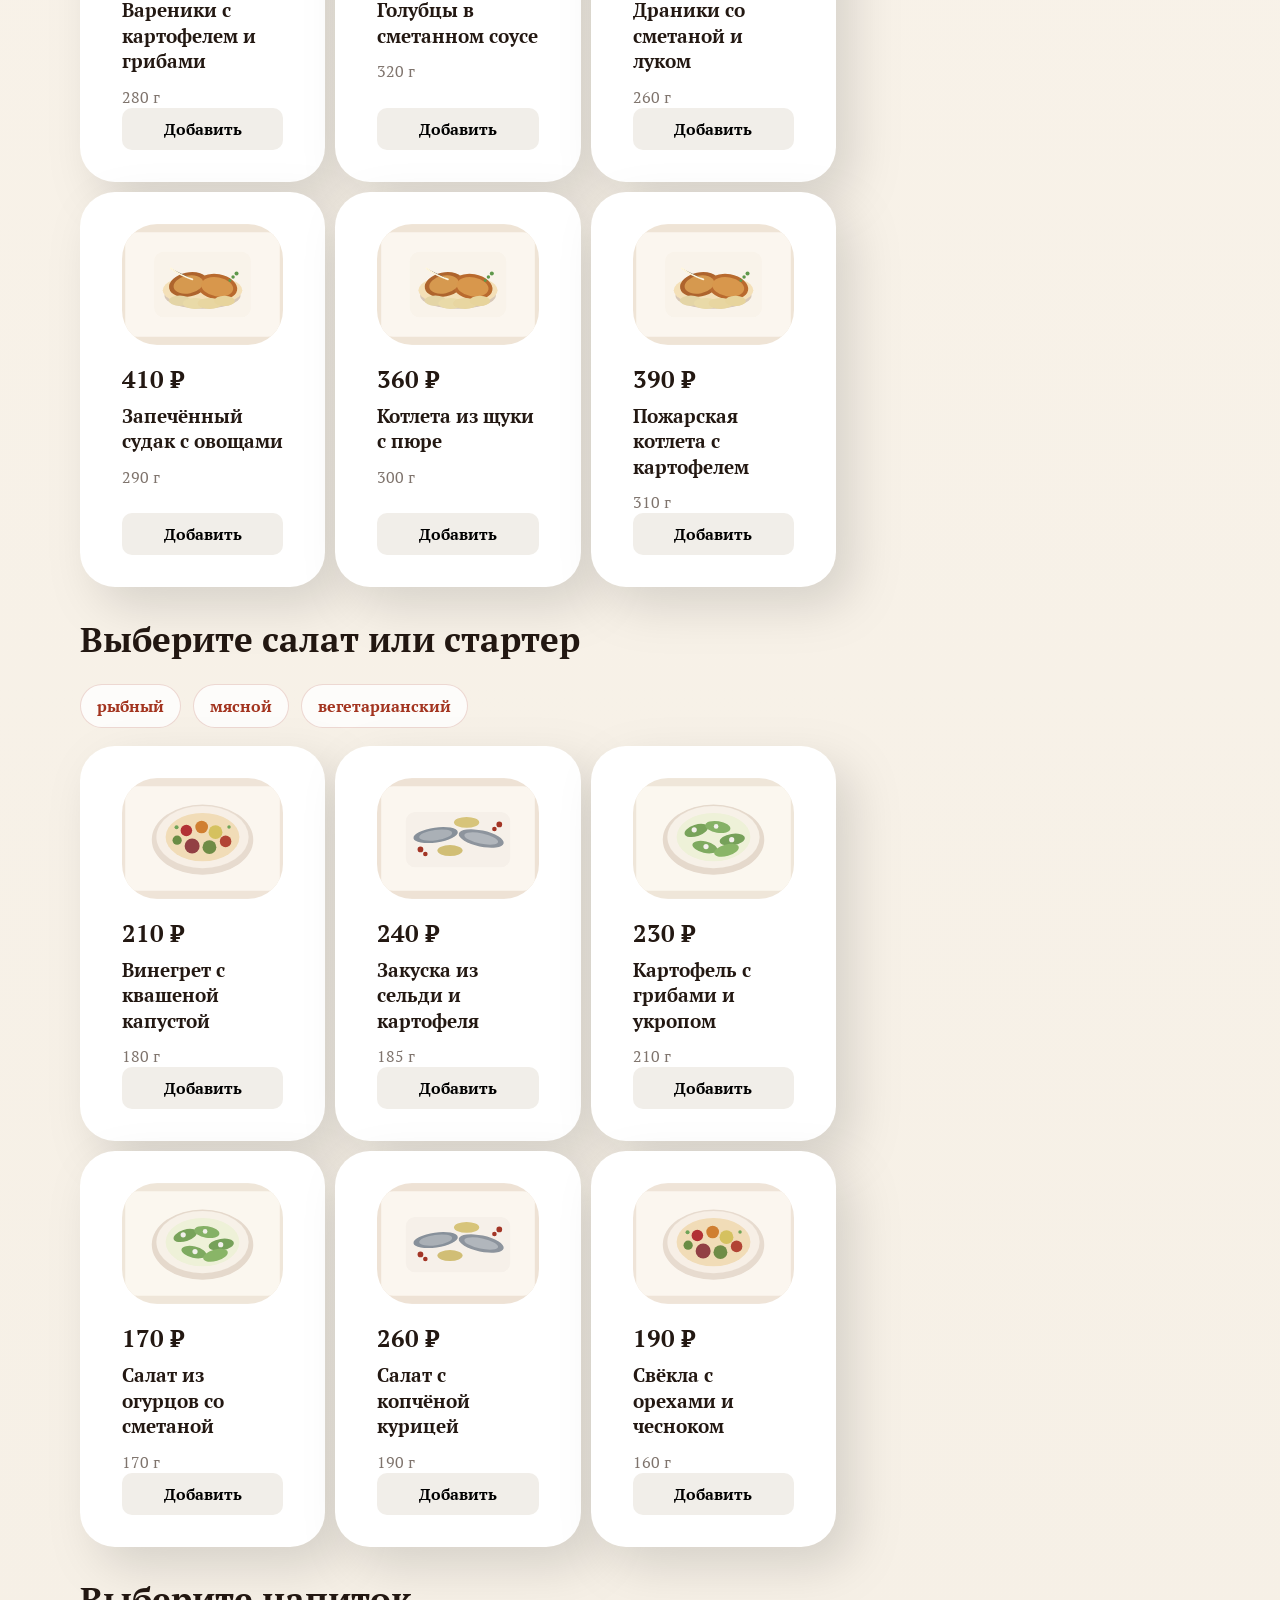
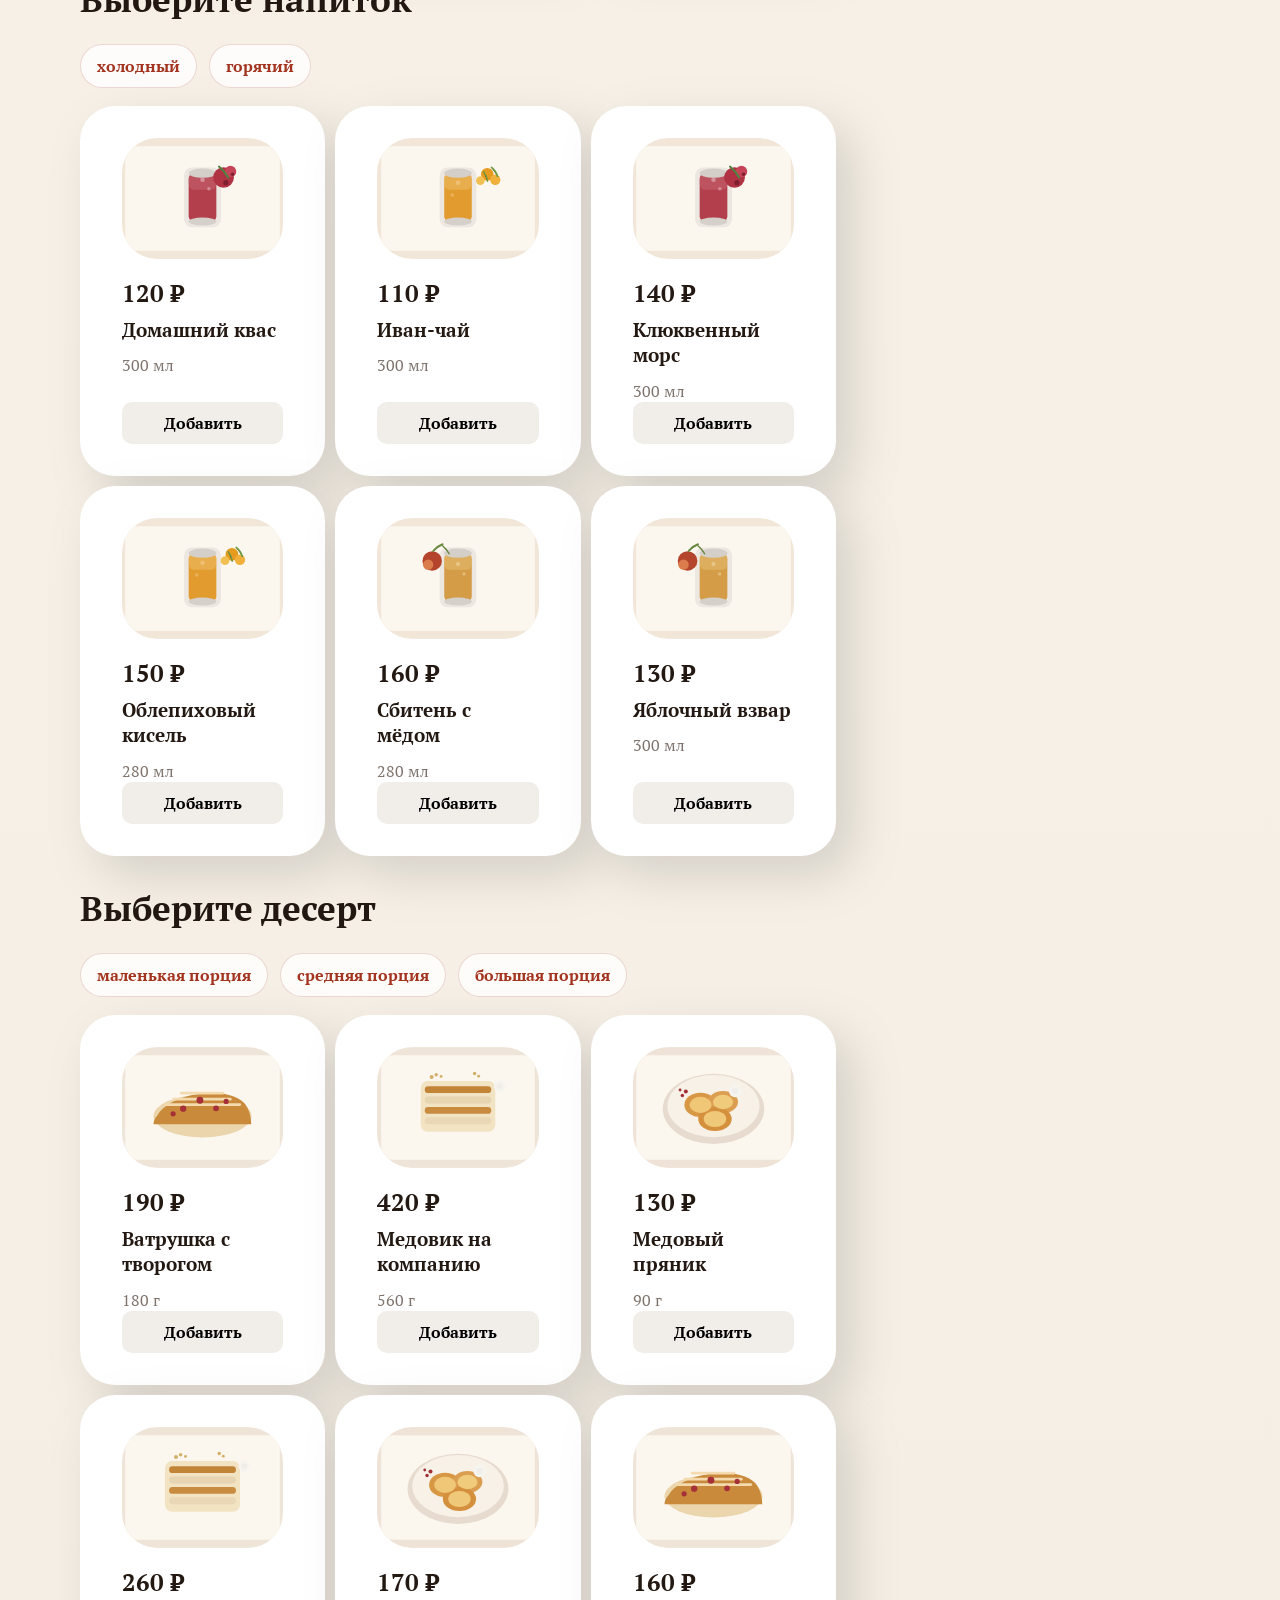
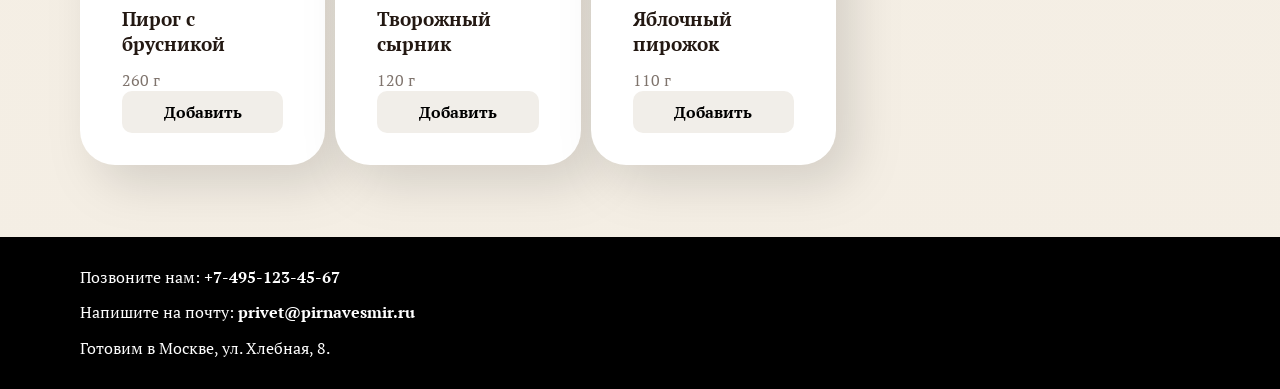
<file: menu.html>
<!DOCTYPE html>
<html lang="ru">
<head>
  <meta charset="UTF-8">
  <meta name="viewport" content="width=device-width, initial-scale=1.0">
  <title>Пир на весь мир | Собрать славянский ланч</title>
  <link rel="preconnect" href="https://fonts.googleapis.com">
  <link rel="preconnect" href="https://fonts.gstatic.com" crossorigin>
  <link href="https://fonts.googleapis.com/css2?family=PT+Serif:wght@400;700&display=swap" rel="stylesheet">
  <link rel="stylesheet" href="styles/style.css">
  <link rel="stylesheet" href="styles/menu.css">
  <link rel="stylesheet" href="styles/print.css" media="print">
</head>
<body>
  <header class="site-header">
    <div class="container">
      <h1 class="brand">Пир на весь мир</h1>
      <nav class="site-nav" aria-label="Основная навигация">
        <a href="landing.html">Лендинг</a>
        <a href="index.html">О нас</a>
        <a href="menu.html" class="active" aria-current="page">Собрать ланч</a>
        <a href="checkout.html">Оформить заказ</a>
        <a href="order.html">Заказы</a>
        <a href="#contacts">Контакты</a>
      </nav>
    </div>
  </header>

  <main class="site-main menu-page">
    <div class="container">
      <section class="section menu-intro" aria-labelledby="menu-intro-title">
        <div class="menu-intro__content">
          <p class="eyebrow">Страница меню</p>
          <h2 id="menu-intro-title" class="section-title">Соберите славянский ланч без случайных компромиссов</h2>
          <p class="menu-data-status" id="menu-data-status">Загружаем позиции меню с сервера...</p>
          <p class="lead">
            В меню собраны блюда, которые легко складываются в полноценный обед: горячий суп, сытное основное и напиток с ягодной или фруктовой основой.
            Мы держим спокойную палитру, домашнюю подачу и понятный набор ингредиентов.
          </p>
        </div>
        <aside class="menu-intro__note" aria-label="Подсказка по меню">
          <h3 class="menu-intro__subtitle">Как собираем набор</h3>
          <p>1 суп + 1 горячее + 1 напиток</p>
          <p>Салаты и закуски можно добавлять для более плотного обеда</p>
          <p>Десерт подбирается отдельно и не мешает базовому набору</p>
          <p>Доставка по Москве к выбранному времени</p>
          <p>Порции рассчитаны на плотный обед без добора снеков</p>
        </aside>
      </section>

      <div class="menu-layout">
        <div class="menu-layout__content">
          <section class="section combo-section" aria-labelledby="combo-title">
            <h2 id="combo-title" class="section-title">Доступные для заказа комбо</h2>
            <div class="combo-grid">
              <article class="combo-card">
                <div class="combo-card__items">
                  <div class="combo-card__dish">
                    <img src="assets/images/menu/borscht.svg" alt="Суп" class="combo-card__image">
                    <span>Суп</span>
                  </div>
                  <div class="combo-card__dish">
                    <img src="assets/images/menu/pozharsky.svg" alt="Главное блюдо" class="combo-card__image">
                    <span>Главное блюдо</span>
                  </div>
                  <div class="combo-card__dish">
                    <img src="assets/images/menu/vinegret.svg" alt="Салат" class="combo-card__image">
                    <span>Салат</span>
                  </div>
                  <div class="combo-card__dish">
                    <img src="assets/images/menu/mors.svg" alt="Напиток" class="combo-card__image">
                    <span>Напиток</span>
                  </div>
                </div>
              </article>

              <article class="combo-card">
                <div class="combo-card__items">
                  <div class="combo-card__dish">
                    <img src="assets/images/menu/shchi.svg" alt="Суп" class="combo-card__image">
                    <span>Суп</span>
                  </div>
                  <div class="combo-card__dish">
                    <img src="assets/images/menu/draniki.svg" alt="Главное блюдо" class="combo-card__image">
                    <span>Главное блюдо</span>
                  </div>
                  <div class="combo-card__dish">
                    <img src="assets/images/menu/vzvar.svg" alt="Напиток" class="combo-card__image">
                    <span>Напиток</span>
                  </div>
                </div>
              </article>

              <article class="combo-card">
                <div class="combo-card__items">
                  <div class="combo-card__dish">
                    <img src="assets/images/menu/ukha.svg" alt="Суп" class="combo-card__image">
                    <span>Суп</span>
                  </div>
                  <div class="combo-card__dish">
                    <img src="assets/images/menu/herring-starter.svg" alt="Салат" class="combo-card__image">
                    <span>Салат</span>
                  </div>
                  <div class="combo-card__dish">
                    <img src="assets/images/menu/kissel.svg" alt="Напиток" class="combo-card__image">
                    <span>Напиток</span>
                  </div>
                </div>
              </article>

              <article class="combo-card">
                <div class="combo-card__items">
                  <div class="combo-card__dish">
                    <img src="assets/images/menu/vareniki.svg" alt="Главное блюдо" class="combo-card__image">
                    <span>Главное блюдо</span>
                  </div>
                  <div class="combo-card__dish">
                    <img src="assets/images/menu/cucumber-salad.svg" alt="Салат" class="combo-card__image">
                    <span>Салат</span>
                  </div>
                  <div class="combo-card__dish">
                    <img src="assets/images/menu/mors.svg" alt="Напиток" class="combo-card__image">
                    <span>Напиток</span>
                  </div>
                </div>
              </article>

              <article class="combo-card">
                <div class="combo-card__items">
                  <div class="combo-card__dish">
                    <img src="assets/images/menu/pozharsky.svg" alt="Главное блюдо" class="combo-card__image">
                    <span>Главное блюдо</span>
                  </div>
                  <div class="combo-card__dish">
                    <img src="assets/images/menu/vzvar.svg" alt="Напиток" class="combo-card__image">
                    <span>Напиток</span>
                  </div>
                </div>
              </article>

              <article class="combo-card combo-card--dessert">
                <div class="combo-card__items">
                  <div class="combo-card__dish">
                    <img src="assets/images/menu/medovik.svg" alt="Десерт" class="combo-card__image">
                    <span>Десерт</span>
                  </div>
                </div>
                <p class="combo-card__note">Можно добавить к любому заказу</p>
              </article>
            </div>
          </section>

          <section class="menu-section" id="soups" aria-labelledby="soups-title">
            <h2 id="soups-title" class="menu-section__title">Выберите суп</h2>
            <div class="filter-bar" data-category="soup"></div>
            <div class="dish-grid" data-category="soup"></div>
          </section>

          <section class="menu-section" id="mains" aria-labelledby="mains-title">
            <h2 id="mains-title" class="menu-section__title">Выберите главное блюдо</h2>
            <div class="filter-bar" data-category="main-course"></div>
            <div class="dish-grid" data-category="main-course"></div>
          </section>

          <section class="menu-section" id="salads" aria-labelledby="salads-title">
            <h2 id="salads-title" class="menu-section__title">Выберите салат или стартер</h2>
            <div class="filter-bar" data-category="salad"></div>
            <div class="dish-grid" data-category="salad"></div>
          </section>

          <section class="menu-section" id="drinks" aria-labelledby="drinks-title">
            <h2 id="drinks-title" class="menu-section__title">Выберите напиток</h2>
            <div class="filter-bar" data-category="drink"></div>
            <div class="dish-grid" data-category="drink"></div>
          </section>

          <section class="menu-section" id="desserts" aria-labelledby="desserts-title">
            <h2 id="desserts-title" class="menu-section__title">Выберите десерт</h2>
            <div class="filter-bar" data-category="dessert"></div>
            <div class="dish-grid" data-category="dessert"></div>
          </section>
        </div>

        <aside class="section checkout-panel is-hidden" id="checkout-panel" aria-labelledby="checkout-panel-title">
          <p class="eyebrow">Шаг 1 из 2</p>
          <h2 id="checkout-panel-title" class="section-title">Черновик заказа</h2>
          <p class="checkout-panel__lead">
            Выбор сохраняется в браузере. Проверьте состав, а затем переходите к оформлению доставки.
          </p>
          <div class="order-summary checkout-panel__summary" id="checkout-panel-summary"></div>
          <div class="order-total">
            <span>Стоимость заказа</span>
            <strong id="checkout-panel-total">0 ₽</strong>
          </div>
          <p class="checkout-panel__helper" id="checkout-panel-helper">Добавьте блюда, чтобы перейти к оформлению.</p>
          <a class="action-link checkout-panel__link" id="checkout-link" href="checkout.html">Перейти к оформлению</a>
        </aside>
      </div>
    </div>
  </main>

  <footer id="contacts" class="site-footer">
    <div class="container footer-grid">
      <p>Позвоните нам: <a href="tel:+74951234567">+7&#8209;495&#8209;123&#8209;45&#8209;67</a></p>
      <p>Напишите на почту: <a href="mailto:privet@pirnavesmir.ru">privet@pirnavesmir.ru</a></p>
      <p>Готовим в Москве, ул. Хлебная, 8.</p>
    </div>
  </footer>

  <div class="notice-layer" id="notice-layer"></div>
  <script defer src="scripts/data/local-dishes.js"></script>
  <script defer src="scripts/catalog-config.js"></script>
  <script defer src="scripts/selection-storage.js"></script>
  <script defer src="scripts/order-utils.js"></script>
  <script defer src="scripts/api.js"></script>
  <script defer src="scripts/menu-page.js"></script>
</body>
</html>
</file>
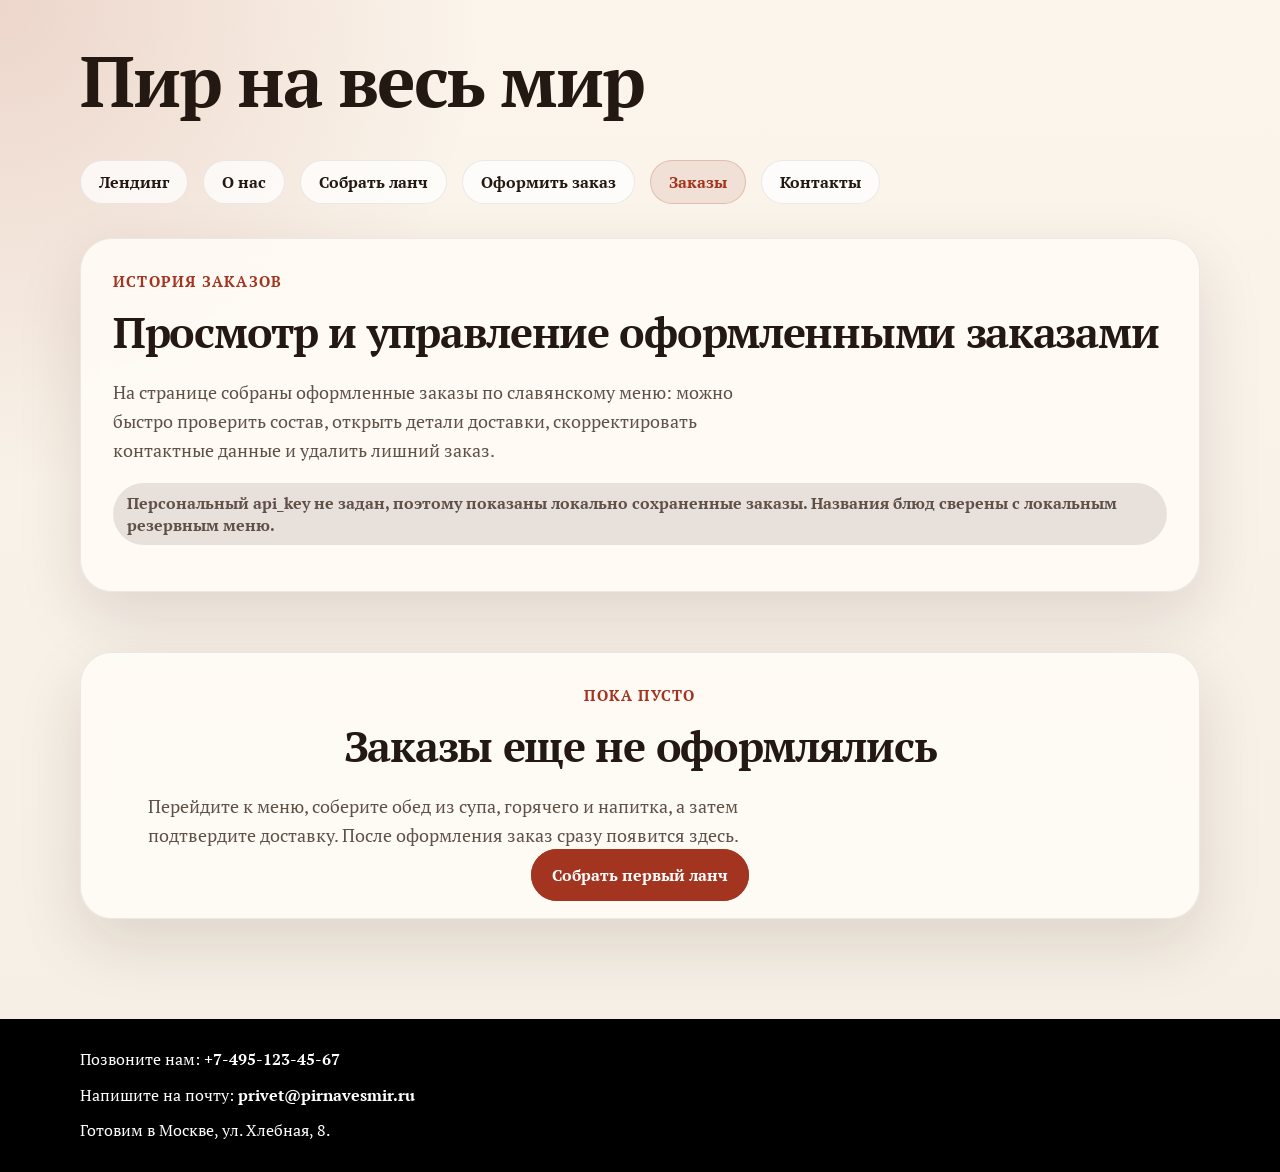
<file: order.html>
<!DOCTYPE html>
<html lang="ru">
<head>
  <meta charset="UTF-8">
  <meta name="viewport" content="width=device-width, initial-scale=1.0">
  <title>Пир на весь мир | Заказы</title>
  <link rel="preconnect" href="https://fonts.googleapis.com">
  <link rel="preconnect" href="https://fonts.gstatic.com" crossorigin>
  <link href="https://fonts.googleapis.com/css2?family=PT+Serif:wght@400;700&display=swap" rel="stylesheet">
  <link rel="stylesheet" href="styles/style.css">
  <link rel="stylesheet" href="styles/menu.css">
  <link rel="stylesheet" href="styles/orders.css">
  <link rel="stylesheet" href="styles/print.css" media="print">
</head>
<body>
  <header class="site-header">
    <div class="container">
      <h1 class="brand">Пир на весь мир</h1>
      <nav class="site-nav" aria-label="Основная навигация">
        <a href="landing.html">Лендинг</a>
        <a href="index.html">О нас</a>
        <a href="menu.html">Собрать ланч</a>
        <a href="checkout.html">Оформить заказ</a>
        <a href="order.html" class="active" aria-current="page">Заказы</a>
        <a href="#contacts">Контакты</a>
      </nav>
    </div>
  </header>

  <main class="site-main">
    <div class="container orders-page">
      <section class="section orders-intro" aria-labelledby="order-page-title">
        <p class="eyebrow">История заказов</p>
        <h2 id="order-page-title" class="section-title">Просмотр и управление оформленными заказами</h2>
        <p class="lead">
          На странице собраны оформленные заказы по славянскому меню: можно быстро проверить состав, открыть детали доставки, скорректировать контактные данные и удалить лишний заказ.
        </p>
        <p class="menu-data-status" id="orders-data-status">Загружаем историю заказов...</p>
      </section>

      <section class="section orders-empty is-hidden" id="orders-empty" aria-labelledby="orders-empty-title">
        <p class="eyebrow">Пока пусто</p>
        <h2 id="orders-empty-title" class="section-title">Заказы еще не оформлялись</h2>
        <p class="lead">
          Перейдите к меню, соберите обед из супа, горячего и напитка, а затем подтвердите доставку. После оформления заказ сразу появится здесь.
        </p>
        <a class="action-link" href="menu.html">Собрать первый ланч</a>
      </section>

      <div class="orders-grid" id="orders-list" aria-live="polite"></div>
    </div>
  </main>

  <footer id="contacts" class="site-footer">
    <div class="container footer-grid">
      <p>Позвоните нам: <a href="tel:+74951234567">+7&#8209;495&#8209;123&#8209;45&#8209;67</a></p>
      <p>Напишите на почту: <a href="mailto:privet@pirnavesmir.ru">privet@pirnavesmir.ru</a></p>
      <p>Готовим в Москве, ул. Хлебная, 8.</p>
    </div>
  </footer>

  <div class="modal-layer" id="modal-layer"></div>
  <script defer src="scripts/data/local-dishes.js"></script>
  <script defer src="scripts/catalog-config.js"></script>
  <script defer src="scripts/selection-storage.js"></script>
  <script defer src="scripts/order-utils.js"></script>
  <script defer src="scripts/api.js"></script>
  <script defer src="scripts/config.js"></script>
  <script defer src="scripts/orders-api.js"></script>
  <script defer src="scripts/orders-page.js"></script>
</body>
</html>
</file>
<file: styles/style.css>
:root {
  --bg: #f4eee4;
  --surface: rgba(255, 251, 245, 0.9);
  --surface-strong: #ffffff;
  --text: #231812;
  --muted: #5f5148;
  --accent: #a3341f;
  --accent-dark: #7e2414;
  --line: #d7c9ba;
  --shadow: 0 24px 64px rgba(61, 34, 20, 0.13);
}

* {
  box-sizing: border-box;
}

html {
  scroll-behavior: smooth;
}

body {
  min-height: 100vh;
  margin: 0;
  padding: 0;
  display: flex;
  flex-direction: column;
  font-family: "PT Serif", serif;
  font-size: 16px;
  font-weight: 400;
  color: var(--text);
  background:
    radial-gradient(circle at top left, rgba(163, 52, 31, 0.16), transparent 28%),
    linear-gradient(180deg, #fbf5ec 0%, var(--bg) 100%);
}

img {
  display: block;
  width: 100%;
  height: auto;
}

a {
  text-decoration: none;
  font-family: "PT Serif", serif;
  font-size: 1rem;
  color: var(--text);
  transition: color 0.2s ease, background-color 0.2s ease, border-color 0.2s ease;
}

a:hover {
  color: var(--accent);
}

table {
  width: 100%;
  border: 1px solid var(--line);
  border-collapse: collapse;
  background-color: var(--surface-strong);
}

th,
td {
  padding: 16px 18px;
  border: 1px solid var(--line);
  text-align: left;
}

th {
  font-size: 0.95rem;
  font-weight: 700;
  background-color: #f7e8d9;
}

td {
  font-size: 1rem;
}

.container {
  width: min(1120px, calc(100% - 48px));
  margin: 0 auto;
}

.site-header {
  padding: 32px 0 10px;
}

.brand {
  margin: 0 0 20px;
  font-size: clamp(2.6rem, 6vw, 4.5rem);
  font-weight: 700;
  letter-spacing: -0.03em;
}

.site-nav {
  display: flex;
  flex-wrap: wrap;
  gap: 15px;
  padding: 12px 0 0;
}

.site-nav a {
  padding: 10px 18px;
  font-size: 1rem;
  font-weight: 700;
  border: 1px solid rgba(22, 22, 22, 0.08);
  border-radius: 999px;
  background-color: rgba(255, 255, 255, 0.72);
}

.site-nav a:hover {
  color: #ffffff;
  background-color: var(--accent);
  border-color: var(--accent);
}

.site-nav .active,
.site-nav a[aria-current="page"] {
  color: var(--accent);
  border-color: rgba(163, 52, 31, 0.2);
  background-color: rgba(163, 52, 31, 0.1);
}

.site-main {
  flex: 1 0 auto;
  padding: 24px 0 72px;
}

.section {
  margin-top: 32px;
  padding: 32px;
  border: 1px solid rgba(22, 22, 22, 0.08);
  border-radius: 32px;
  background-color: var(--surface);
  box-shadow: var(--shadow);
  backdrop-filter: blur(12px);
}

.section:first-child {
  margin-top: 0;
}

.section-title {
  margin: 0 0 18px;
  font-size: clamp(1.8rem, 4vw, 2.7rem);
  font-weight: 700;
  letter-spacing: -0.03em;
}

.hero-image {
  width: 100%;
  height: 480px;
  margin: 0 0 28px;
  border-radius: 28px;
  object-fit: cover;
}

.lead {
  max-width: 66ch;
  margin: 0 0 14px;
  font-size: 1.1rem;
  line-height: 1.65;
  color: var(--muted);
}

.lead:last-child {
  margin-bottom: 0;
}

.advantages-list {
  margin: 0;
  padding-left: 24px;
  font-size: 1.05rem;
  line-height: 1.7;
  color: var(--muted);
}

.table-wrap {
  overflow-x: auto;
}

.table-wrap td:first-child,
.table-wrap td:nth-child(3),
.table-wrap td:nth-child(4),
.table-wrap th:first-child,
.table-wrap th:nth-child(3),
.table-wrap th:nth-child(4) {
  text-align: center;
}

.placeholder-section {
  min-height: 420px;
  display: flex;
  flex-direction: column;
  justify-content: center;
}

.eyebrow {
  margin: 0 0 12px;
  font-size: 0.95rem;
  font-weight: 700;
  letter-spacing: 0.08em;
  text-transform: uppercase;
  color: var(--accent);
}

.action-link {
  align-self: flex-start;
  margin-top: 18px;
  padding: 14px 20px;
  border: 1px solid var(--accent);
  border-radius: 999px;
  color: #ffffff;
  background-color: var(--accent);
  font-weight: 700;
}

.action-link:hover {
  color: #ffffff;
  background-color: var(--accent-dark);
  border-color: var(--accent-dark);
}

.site-footer {
  margin-top: auto;
  padding: 28px 0;
  background-color: #000000;
  color: #ffffff;
}

.site-footer p {
  margin: 0;
  font-size: 1rem;
  line-height: 1.6;
}

.site-footer a {
  font-size: 1rem;
  font-weight: 700;
  color: #ffffff;
}

.site-footer a:hover {
  color: var(--accent);
}

.footer-grid {
  display: grid;
  gap: 10px;
}

@media (max-width: 900px) {
  .hero-image {
    height: 360px;
  }
}

@media (max-width: 800px) {
  .site-nav {
    justify-content: space-between;
  }

  .hero-image {
    width: min(500px, 100%);
    margin: 0 auto 28px;
  }
}

@media (max-width: 640px) {
  body {
    font-size: 15px;
  }

  .container {
    width: min(100% - 28px, 1120px);
  }

  .site-header {
    padding-top: 24px;
  }

  .brand {
    margin-bottom: 16px;
    text-align: center;
  }

  .site-nav {
    flex-direction: column;
    align-items: center;
  }

  .site-nav a {
    width: 100%;
    max-width: 360px;
    font-size: 1.25rem;
    text-align: center;
  }

  .section {
    padding: 20px;
    border-radius: 24px;
  }

  .hero-image {
    width: 100%;
    height: 260px;
    margin-bottom: 20px;
    border-radius: 20px;
  }

  th,
  td {
    padding: 12px;
    font-size: 0.95rem;
  }

  .site-footer {
    padding: 22px 0 28px;
  }
}

@media (max-width: 400px) {
  th,
  td {
    padding: 10px;
    font-size: 0.83rem;
  }
}
</file>
<file: styles/print.css>
body {
  background: #ffffff;
  color: #000000;
}

.site-header,
.site-footer,
.dish-card__button,
.action-link {
  display: none;
}

.site-main {
  padding: 0;
}

.section,
.menu-section {
  margin: 0 0 20px;
  padding: 0;
  border: none;
  box-shadow: none;
  background: transparent;
}

.menu-page .container {
  gap: 20px;
}

.menu-intro {
  display: block;
}

.menu-intro__note {
  margin-top: 16px;
  padding: 0;
  border: none;
  background: transparent;
}

.dish-grid {
  grid-template-columns: repeat(2, 1fr);
  gap: 14px;
}

.dish-card {
  padding: 0;
  border: 1px solid #b8b8b8;
  border-radius: 0;
  filter: none;
  break-inside: avoid;
}

.dish-card__image {
  border-radius: 0;
}

.dish-card__price,
.dish-card__name,
.dish-card__meta {
  padding: 0 12px;
}
</file>
<file: styles/menu.css>
.menu-page .container {
  display: flex;
  flex-direction: column;
  gap: 28px;
}

.menu-layout {
  display: grid;
  grid-template-columns: minmax(0, 1fr) 340px;
  gap: 24px;
  align-items: start;
}

.menu-layout__content {
  display: flex;
  flex-direction: column;
  gap: 28px;
}

.menu-intro {
  display: flex;
  justify-content: space-between;
  align-items: stretch;
  gap: 24px;
}

.menu-intro__content {
  flex: 1 1 64%;
}

.menu-data-status {
  margin: 0 0 14px;
  display: inline-flex;
  padding: 9px 14px;
  border-radius: 999px;
  background-color: rgba(163, 52, 31, 0.1);
  color: var(--accent);
  font-weight: 700;
}

.menu-data-status--fallback {
  background-color: rgba(95, 81, 72, 0.14);
  color: var(--muted);
}

.menu-intro__note {
  flex: 0 0 320px;
  padding: 26px 28px;
  border: 1px solid rgba(163, 52, 31, 0.12);
  border-radius: 28px;
  background:
    linear-gradient(180deg, rgba(163, 52, 31, 0.08), rgba(163, 52, 31, 0.02)),
    #fffaf6;
}

.menu-intro__subtitle {
  margin: 0 0 14px;
  font-size: 1.3rem;
}

.menu-intro__note p {
  margin: 0 0 12px;
  line-height: 1.6;
  color: var(--muted);
}

.menu-intro__note p:last-child {
  margin-bottom: 0;
}

.menu-section {
  margin: 0;
}

.checkout-panel {
  position: sticky;
  top: 24px;
  margin-top: 0;
  display: flex;
  flex-direction: column;
  gap: 18px;
}

.checkout-panel__lead {
  margin: 0;
  line-height: 1.6;
  color: var(--muted);
}

.checkout-panel__summary .order-summary__row {
  background-color: rgba(255, 255, 255, 0.72);
}

.checkout-panel__helper {
  margin: 0;
  padding: 14px 16px;
  border-radius: 18px;
  background-color: rgba(163, 52, 31, 0.06);
  color: var(--muted);
  line-height: 1.55;
}

.checkout-panel__link {
  width: 100%;
  margin-top: auto;
  text-align: center;
}

.checkout-panel__link--disabled {
  color: var(--muted);
  background-color: rgba(95, 81, 72, 0.12);
  border-color: rgba(95, 81, 72, 0.16);
  cursor: not-allowed;
}

.checkout-panel__link--disabled:hover {
  color: var(--muted);
  background-color: rgba(95, 81, 72, 0.12);
  border-color: rgba(95, 81, 72, 0.16);
}

.combo-grid {
  display: grid;
  grid-template-columns: repeat(3, 1fr);
  gap: 16px;
}

.combo-card {
  padding: 22px;
  border: 1px solid rgba(163, 52, 31, 0.1);
  border-radius: 28px;
  background-color: rgba(255, 255, 255, 0.75);
}

.combo-card__items {
  display: flex;
  flex-wrap: wrap;
  gap: 14px;
  justify-content: center;
}

.combo-card__dish {
  display: flex;
  flex-direction: column;
  align-items: center;
  gap: 8px;
  width: 110px;
  text-align: center;
  font-weight: 700;
}

.combo-card__image {
  width: 84px;
  height: 84px;
  border-radius: 24px;
  object-fit: cover;
  transition: transform 0.2s ease;
}

.combo-card__image:hover {
  transform: translateY(-6px) scale(1.04);
}

.combo-card__note {
  margin: 16px 0 0;
  text-align: center;
  font-size: 0.92rem;
  color: var(--muted);
}

.menu-section__title {
  margin: 0 0 22px;
  font-size: clamp(1.6rem, 3vw, 2.2rem);
  font-weight: 700;
}

.filter-bar {
  display: flex;
  flex-wrap: wrap;
  gap: 12px;
  margin: 0 0 18px;
}

.filter-bar__button {
  padding: 10px 16px;
  border: 1px solid rgba(163, 52, 31, 0.18);
  border-radius: 999px;
  background-color: rgba(255, 255, 255, 0.78);
  color: var(--accent);
  font: inherit;
  font-weight: 700;
  cursor: pointer;
  transition: background-color 0.2s ease, color 0.2s ease, border-color 0.2s ease;
}

.filter-bar__button:hover,
.filter-bar__button.active {
  background-color: var(--accent);
  border-color: var(--accent);
  color: #ffffff;
}

.dish-grid {
  display: grid;
  grid-template-columns: repeat(3, 1fr);
  gap: 10px;
}

.dish-card {
  padding: 30px 40px;
  display: flex;
  flex-direction: column;
  min-height: 100%;
  border: 2px solid transparent;
  border-radius: 35px;
  background-color: #ffffff;
  cursor: pointer;
  filter: drop-shadow(17px 19px 24px rgba(0, 0, 0, 0.13));
  transition: border-color 0.2s ease, transform 0.2s ease;
}

.dish-card:hover {
  border-color: var(--accent);
  transform: translateY(-2px);
}

.dish-card--selected {
  border-color: var(--accent);
}

.dish-card--selected .dish-card__button {
  color: #ffffff;
  background-color: var(--accent);
}

.dish-card:hover .dish-card__button {
  color: #ffffff;
  background-color: var(--accent);
}

.dish-card__image {
  width: 100%;
  border-radius: 35px;
  aspect-ratio: 4 / 3;
  object-fit: cover;
}

.dish-card__price {
  margin: 18px 0 8px;
  font-size: 1.5rem;
  font-weight: 700;
}

.dish-card__name {
  margin: 0;
  font-size: 1.18rem;
  font-weight: 700;
  line-height: 1.35;
}

.dish-card__meta {
  margin: 12px 0 0;
  font-size: 1.02rem;
  color: #7f746d;
}

.dish-card__button {
  margin-top: auto;
  padding: 10px 30px;
  border: none;
  border-radius: 10px;
  background-color: #f1eee9;
  font: inherit;
  font-weight: 700;
  cursor: pointer;
  transition: background-color 0.2s ease, color 0.2s ease;
}

.order-builder {
  margin-top: 12px;
}

.order-form {
  display: flex;
  flex-direction: column;
  gap: 24px;
}

.order-form__group {
  display: flex;
  gap: 28px;
}

.order-form__panel {
  flex: 1 1 50%;
  display: flex;
  flex-direction: column;
  gap: 18px;
}

.order-form__title {
  margin: 0;
  font-size: 1.55rem;
  font-weight: 700;
}

.field {
  display: flex;
  flex-direction: column;
  gap: 8px;
}

.field__label {
  font-size: 1rem;
  font-weight: 700;
}

.field__control {
  min-height: 52px;
  padding: 12px 14px;
  border: 1px solid var(--line);
  border-radius: 16px;
  background-color: #ffffff;
  font: inherit;
  color: var(--text);
}

.field__control:focus {
  outline: 2px solid rgba(163, 52, 31, 0.22);
  border-color: var(--accent);
}

.field__control--textarea {
  min-height: 170px;
  resize: vertical;
}

.order-summary {
  display: flex;
  flex-direction: column;
  gap: 12px;
}

.order-summary__empty {
  margin: 0;
  font-size: 1.5rem;
  font-weight: 700;
}

.order-summary__row {
  display: flex;
  flex-direction: column;
  gap: 6px;
  padding: 14px 16px;
  border: 1px solid rgba(35, 24, 18, 0.08);
  border-radius: 16px;
  background-color: rgba(255, 255, 255, 0.72);
}

.order-summary__label {
  font-size: 0.9rem;
  color: var(--muted);
}

.order-summary__value {
  display: flex;
  justify-content: space-between;
  gap: 16px;
  align-items: baseline;
}

.order-summary__value strong {
  font-size: 1.02rem;
}

.order-total {
  display: flex;
  justify-content: space-between;
  align-items: center;
  padding: 16px 18px;
  border-radius: 18px;
  background-color: rgba(163, 52, 31, 0.08);
  color: var(--accent);
  font-weight: 700;
}

.is-hidden {
  display: none;
}

.notice-layer {
  position: fixed;
  inset: 0;
  display: none;
  align-items: center;
  justify-content: center;
  padding: 24px;
  background-color: rgba(23, 24, 28, 0.42);
  z-index: 20;
}

.notice-layer--visible {
  display: flex;
}

.notice-card {
  width: min(560px, 100%);
  padding: 40px 32px;
  border: 1px solid rgba(35, 24, 18, 0.1);
  border-radius: 28px;
  background-color: #fffdf9;
  text-align: center;
  box-shadow: 0 28px 72px rgba(0, 0, 0, 0.18);
}

.notice-card__text {
  margin: 0 0 22px;
  font-size: 1.4rem;
  font-weight: 700;
  line-height: 1.45;
}

.notice-card__button {
  min-width: 180px;
  padding: 14px 24px;
  border: 1px solid var(--accent);
  border-radius: 999px;
  background-color: transparent;
  color: var(--accent);
  font: inherit;
  font-weight: 700;
  cursor: pointer;
  transition: background-color 0.2s ease, color 0.2s ease;
}

.notice-card__button:hover {
  background-color: var(--accent);
  color: #ffffff;
}

.field__note {
  font-size: 0.92rem;
  color: var(--muted);
}

.field--checkbox {
  flex-direction: row;
  align-items: center;
}

.field--checkbox input {
  width: 18px;
  height: 18px;
  accent-color: var(--accent);
}

.field--radio {
  margin: 0;
  padding: 0;
  border: none;
}

.field__choice {
  display: flex;
  align-items: center;
  gap: 10px;
  margin-top: 6px;
}

.field__choice input {
  accent-color: var(--accent);
}

.order-form__actions {
  display: flex;
  justify-content: flex-end;
  gap: 14px;
}

.order-form__button {
  min-width: 160px;
  padding: 14px 24px;
  border: 1px solid var(--accent);
  border-radius: 14px;
  background-color: var(--accent);
  color: #ffffff;
  font: inherit;
  font-weight: 700;
  cursor: pointer;
  transition: background-color 0.2s ease, color 0.2s ease, border-color 0.2s ease;
}

.order-form__button:hover {
  background-color: var(--accent-dark);
  border-color: var(--accent-dark);
}

.order-form__button--ghost {
  background-color: transparent;
  color: var(--accent);
}

.order-form__button--ghost:hover {
  color: #ffffff;
}

@media (max-width: 800px) {
  .menu-layout {
    display: flex;
    flex-direction: column-reverse;
  }

  .combo-grid {
    grid-template-columns: repeat(2, 1fr);
  }

  .menu-intro {
    flex-direction: column;
  }

  .menu-intro__note {
    flex-basis: auto;
  }

  .checkout-panel {
    position: static;
  }

  .dish-grid {
    grid-template-columns: repeat(2, 1fr);
  }

  .order-form__group {
    flex-direction: column;
  }
}

@media (max-width: 600px) {
  .combo-grid {
    grid-template-columns: 1fr;
  }

  .menu-section__title {
    text-align: center;
  }

  .filter-bar {
    justify-content: center;
  }

  .dish-grid {
    grid-template-columns: 1fr;
  }

  .dish-card {
    padding: 22px;
    border-radius: 28px;
  }

  .dish-card__image {
    border-radius: 26px;
  }

  .order-form__actions {
    flex-direction: column-reverse;
  }

  .order-form__button {
    width: 100%;
  }
}
</file>
<file: styles/checkout.css>
.checkout-page {
  display: flex;
  flex-direction: column;
  gap: 28px;
}

.checkout-dish-grid {
  grid-template-columns: repeat(3, 1fr);
}

.checkout-dish-card {
  padding-bottom: 24px;
}

.checkout-empty p {
  margin: 0;
  font-size: 1.1rem;
  line-height: 1.6;
}

.checkout-empty a {
  color: var(--accent);
  font-weight: 700;
}

@media (max-width: 800px) {
  .checkout-dish-grid {
    grid-template-columns: repeat(2, 1fr);
  }
}

@media (max-width: 600px) {
  .checkout-dish-grid {
    grid-template-columns: 1fr;
  }
}
</file>
<file: styles/landing.css>
:root {
  --landing-bg: #f5efe5;
  --landing-paper: rgba(255, 250, 244, 0.88);
  --landing-ink: #281814;
  --landing-muted: #6d5a4f;
  --landing-accent: #a13f28;
  --landing-accent-dark: #7f2e1b;
  --landing-gold: #d8a85a;
  --landing-line: rgba(40, 24, 20, 0.1);
  --landing-shadow: 0 28px 70px rgba(70, 36, 22, 0.14);
}

.landing-body {
  margin: 0;
  font-family: "Manrope", sans-serif;
  color: var(--landing-ink);
  background:
    radial-gradient(circle at top left, rgba(161, 63, 40, 0.18), transparent 25%),
    radial-gradient(circle at top right, rgba(216, 168, 90, 0.2), transparent 26%),
    linear-gradient(180deg, #fbf5ed 0%, var(--landing-bg) 100%);
}

.landing-nav {
  background-color: rgba(251, 245, 237, 0.86);
  backdrop-filter: blur(18px);
  border-bottom: 1px solid rgba(40, 24, 20, 0.06);
}

.landing-brand,
.section-title,
.hero-title,
.showcase-card__footer h2 {
  font-family: "Prata", serif;
}

.landing-brand {
  font-size: 1.6rem;
  color: var(--landing-ink);
}

.landing-nav .nav-link {
  color: var(--landing-ink);
  font-weight: 700;
}

.landing-nav .nav-link.active,
.landing-nav .nav-link:hover {
  color: var(--landing-accent);
}

.btn-ember,
.btn-outline-wood {
  padding: 0.95rem 1.45rem;
  border-radius: 999px;
  font-weight: 800;
  letter-spacing: 0.01em;
}

.btn-ember {
  color: #fffaf3;
  background-color: var(--landing-accent);
  border: 1px solid var(--landing-accent);
}

.btn-ember:hover,
.btn-ember:focus {
  color: #fffaf3;
  background-color: var(--landing-accent-dark);
  border-color: var(--landing-accent-dark);
}

.btn-outline-wood {
  color: var(--landing-ink);
  background-color: transparent;
  border: 1px solid rgba(40, 24, 20, 0.16);
}

.btn-outline-wood:hover,
.btn-outline-wood:focus {
  color: var(--landing-accent);
  border-color: rgba(161, 63, 40, 0.32);
  background-color: rgba(255, 255, 255, 0.58);
}

.hero-section {
  padding-bottom: 2rem;
}

.hero-blur {
  position: absolute;
  width: 22rem;
  height: 22rem;
  border-radius: 50%;
  filter: blur(10px);
  opacity: 0.55;
}

.hero-blur--left {
  top: -7rem;
  left: -8rem;
  background: radial-gradient(circle, rgba(161, 63, 40, 0.38), transparent 65%);
}

.hero-blur--right {
  top: 4rem;
  right: -7rem;
  background: radial-gradient(circle, rgba(216, 168, 90, 0.46), transparent 68%);
}

.hero-chip,
.section-chip,
.showcase-pill {
  display: inline-flex;
  align-items: center;
  gap: 0.45rem;
  padding: 0.55rem 0.9rem;
  border-radius: 999px;
  background-color: rgba(255, 250, 244, 0.86);
  border: 1px solid rgba(40, 24, 20, 0.08);
  font-size: 0.88rem;
  font-weight: 800;
  letter-spacing: 0.04em;
  text-transform: uppercase;
  color: var(--landing-accent);
}

.hero-title {
  font-size: clamp(2.9rem, 5vw, 5.2rem);
  line-height: 0.98;
  letter-spacing: -0.04em;
}

.hero-copy,
.section-copy,
.showcase-card__footer p,
.menu-highlight p,
.advantage-card p,
.process-step p,
.mini-card p,
.contact-list,
.contact-form .form-label {
  color: var(--landing-muted);
}

.hero-copy,
.section-copy {
  font-size: 1.08rem;
  line-height: 1.8;
}

.stat-card,
.showcase-card,
.menu-highlight,
.advantage-card,
.process-panel,
.cta-panel,
.mini-card,
.contact-card,
.contact-form {
  border: 1px solid var(--landing-line);
  border-radius: 1.9rem;
  background: var(--landing-paper);
  box-shadow: var(--landing-shadow);
}

.stat-card {
  height: 100%;
  padding: 1.15rem 1.1rem;
}

.stat-card strong {
  display: block;
  margin-bottom: 0.4rem;
  font-size: 1.55rem;
}

.stat-card span {
  font-size: 0.92rem;
  line-height: 1.5;
}

.hero-showcase {
  position: relative;
  min-height: 42rem;
}

.showcase-card {
  background-color: rgba(255, 250, 244, 0.92);
}

.showcase-card--feature {
  padding: 1.2rem;
}

.showcase-card__eyebrow {
  margin: 0 0 0.85rem;
  font-size: 0.82rem;
  font-weight: 800;
  letter-spacing: 0.08em;
  text-transform: uppercase;
  color: var(--landing-accent);
}

.showcase-card__hero-image {
  width: 100%;
  height: 25rem;
  object-fit: cover;
  border-radius: 1.4rem;
}

.showcase-card__footer {
  display: flex;
  justify-content: space-between;
  gap: 1rem;
  align-items: flex-end;
  padding-top: 1rem;
}

.showcase-card__footer h2 {
  margin: 0 0 0.55rem;
  font-size: 1.85rem;
  line-height: 1.05;
}

.showcase-card__footer p {
  margin: 0;
  max-width: 24rem;
  line-height: 1.7;
}

.showcase-card--floating {
  position: absolute;
  width: 17rem;
  display: flex;
  gap: 0.9rem;
  align-items: center;
  padding: 1rem 1.05rem;
}

.showcase-card--left {
  left: -2rem;
  bottom: 6rem;
}

.showcase-card--right {
  right: -1rem;
  top: 3rem;
}

.showcase-card__icon {
  width: 4.8rem;
  height: 4.8rem;
  border-radius: 1.2rem;
  background-color: #f8efe4;
  padding: 0.6rem;
}

.showcase-card--floating p {
  margin: 0.25rem 0 0;
  color: var(--landing-muted);
  line-height: 1.5;
}

.section-head {
  margin-bottom: 1.5rem;
}

.section-title {
  font-size: clamp(2rem, 4vw, 3.25rem);
  line-height: 1.05;
}

.section-warm {
  background:
    linear-gradient(180deg, rgba(255, 248, 239, 0.9), rgba(247, 236, 223, 0.9)),
    var(--landing-bg);
}

.menu-highlight,
.advantage-card,
.process-panel,
.cta-panel,
.contact-card,
.contact-form {
  padding: 1.5rem;
}

.menu-highlight__image {
  width: 5.8rem;
  height: 5.8rem;
  margin-bottom: 1rem;
  border-radius: 1.4rem;
  background-color: #f8efe4;
  padding: 0.75rem;
}

.menu-highlight__tag {
  display: inline-flex;
  margin-bottom: 0.9rem;
  padding: 0.45rem 0.75rem;
  border-radius: 999px;
  background-color: rgba(161, 63, 40, 0.1);
  color: var(--landing-accent);
  font-size: 0.82rem;
  font-weight: 800;
}

.menu-highlight h3,
.advantage-card h3,
.mini-card strong {
  font-size: 1.35rem;
  margin-bottom: 0.75rem;
}

.menu-highlight p,
.advantage-card p,
.mini-card p {
  margin: 0;
  line-height: 1.7;
}

.advantage-card__index {
  display: inline-flex;
  margin-bottom: 1rem;
  font-size: 2.8rem;
  line-height: 1;
  color: rgba(161, 63, 40, 0.24);
  font-weight: 800;
}

.process-steps {
  display: grid;
  gap: 1rem;
}

.process-step {
  display: grid;
  grid-template-columns: auto 1fr;
  gap: 1rem;
  align-items: flex-start;
  padding: 1rem 0;
  border-top: 1px solid rgba(40, 24, 20, 0.08);
}

.process-step:first-child {
  border-top: none;
  padding-top: 0;
}

.process-step span {
  display: inline-flex;
  width: 2.6rem;
  height: 2.6rem;
  align-items: center;
  justify-content: center;
  border-radius: 50%;
  background-color: rgba(161, 63, 40, 0.12);
  color: var(--landing-accent);
  font-weight: 800;
}

.process-step strong {
  display: block;
  margin-bottom: 0.35rem;
  font-size: 1.1rem;
}

.mini-grid {
  display: grid;
  grid-template-columns: repeat(2, minmax(0, 1fr));
  gap: 1rem;
}

.mini-card {
  height: 100%;
  padding: 1.15rem;
  background-color: rgba(255, 255, 255, 0.72);
}

.contact-list {
  margin: 0;
  padding-left: 1.2rem;
  line-height: 2;
}

.contact-list a {
  color: var(--landing-accent);
  text-decoration: none;
}

.contact-form .form-control {
  border-radius: 1.2rem;
  border-color: rgba(40, 24, 20, 0.12);
  background-color: rgba(255, 255, 255, 0.86);
}

.contact-form .form-control:focus {
  border-color: rgba(161, 63, 40, 0.38);
  box-shadow: 0 0 0 0.2rem rgba(161, 63, 40, 0.12);
}

.landing-footer {
  border-top: 1px solid rgba(40, 24, 20, 0.08);
  color: var(--landing-muted);
  background-color: rgba(251, 245, 237, 0.84);
}

@media (max-width: 991.98px) {
  .hero-showcase {
    min-height: auto;
  }

  .showcase-card--floating {
    position: static;
    width: 100%;
    margin-top: 1rem;
  }
}

@media (max-width: 767.98px) {
  .hero-title {
    font-size: 2.6rem;
  }

  .showcase-card__footer {
    flex-direction: column;
    align-items: flex-start;
  }

  .showcase-card__hero-image {
    height: 20rem;
  }

  .mini-grid {
    grid-template-columns: 1fr;
  }
}

@media (max-width: 575.98px) {
  .hero-section {
    padding-top: 0.5rem;
  }

  .btn-ember,
  .btn-outline-wood {
    width: 100%;
  }

  .stat-card,
  .menu-highlight,
  .advantage-card,
  .process-panel,
  .cta-panel,
  .contact-card,
  .contact-form,
  .showcase-card--feature {
    border-radius: 1.4rem;
  }

  .showcase-card__hero-image {
    height: 15rem;
  }
}
</file>
<file: styles/orders.css>
.orders-page {
  display: flex;
  flex-direction: column;
  gap: 28px;
}

.orders-intro .lead {
  margin-bottom: 18px;
}

.orders-empty {
  text-align: center;
}

.orders-empty .action-link {
  align-self: center;
}

.orders-grid {
  display: grid;
  grid-template-columns: repeat(2, minmax(0, 1fr));
  gap: 24px;
}

.order-card {
  padding: 28px;
  border: 1px solid rgba(22, 22, 22, 0.08);
  border-radius: 28px;
  background-color: var(--surface);
  box-shadow: var(--shadow);
}

.order-card__top {
  display: flex;
  justify-content: space-between;
  gap: 20px;
  align-items: flex-start;
}

.order-card__eyebrow {
  margin: 0 0 8px;
  font-size: 0.9rem;
  font-weight: 700;
  letter-spacing: 0.08em;
  text-transform: uppercase;
  color: var(--accent);
}

.order-card__title {
  margin: 0;
  font-size: 1.6rem;
  line-height: 1.2;
}

.order-card__total {
  display: flex;
  flex-direction: column;
  gap: 6px;
  align-items: flex-end;
  text-align: right;
}

.order-card__total strong {
  font-size: 1.55rem;
}

.order-card__date {
  color: var(--muted);
  line-height: 1.5;
}

.order-card__meta {
  margin: 18px 0 0;
  display: grid;
  gap: 8px;
  color: var(--muted);
  line-height: 1.6;
}

.order-card__meta p {
  margin: 0;
}

.order-card__dishes {
  margin: 22px 0 0;
  padding: 0;
  display: flex;
  flex-wrap: wrap;
  gap: 10px;
  list-style: none;
}

.order-card__dish {
  padding: 8px 12px;
  border-radius: 999px;
  background-color: rgba(163, 52, 31, 0.09);
  color: var(--accent);
  font-size: 0.95rem;
  font-weight: 700;
}

.order-card__actions {
  margin-top: 24px;
  display: flex;
  flex-wrap: wrap;
  gap: 12px;
}

.order-card__button {
  min-width: 150px;
  padding: 12px 18px;
  border: 1px solid var(--accent);
  border-radius: 999px;
  background-color: transparent;
  color: var(--accent);
  font: inherit;
  font-weight: 700;
  cursor: pointer;
  transition: background-color 0.2s ease, color 0.2s ease, border-color 0.2s ease;
}

.order-card__button:hover {
  color: #ffffff;
  background-color: var(--accent);
}

.order-card__button--danger {
  border-color: #8f2b22;
  color: #8f2b22;
}

.order-card__button--danger:hover {
  background-color: #8f2b22;
  border-color: #8f2b22;
}

.modal-layer {
  position: fixed;
  inset: 0;
  display: none;
  align-items: center;
  justify-content: center;
  padding: 24px;
  background-color: rgba(17, 17, 21, 0.48);
  z-index: 30;
}

.modal-layer--visible {
  display: flex;
}

.modal-card {
  width: min(760px, 100%);
  max-height: calc(100vh - 48px);
  overflow: auto;
  padding: 28px;
  border: 1px solid rgba(22, 22, 22, 0.08);
  border-radius: 28px;
  background-color: #fffdf9;
  box-shadow: 0 28px 72px rgba(0, 0, 0, 0.22);
}

.modal-card__header {
  display: flex;
  justify-content: space-between;
  gap: 16px;
  align-items: flex-start;
  margin-bottom: 20px;
}

.modal-card__title {
  margin: 0;
  font-size: 1.9rem;
}

.modal-card__close {
  width: 44px;
  height: 44px;
  border: 1px solid rgba(22, 22, 22, 0.08);
  border-radius: 50%;
  background-color: transparent;
  color: var(--muted);
  font: inherit;
  font-size: 1.5rem;
  cursor: pointer;
}

.modal-card__close:hover {
  color: var(--accent);
  border-color: rgba(163, 52, 31, 0.24);
}

.modal-card__lead {
  margin: 0 0 18px;
  color: var(--muted);
  line-height: 1.6;
}

.modal-details {
  display: grid;
  gap: 12px;
}

.modal-details__row {
  padding: 14px 16px;
  border-radius: 18px;
  background-color: rgba(244, 238, 228, 0.72);
}

.modal-details__label {
  display: block;
  margin-bottom: 6px;
  color: var(--muted);
}

.modal-details__value {
  margin: 0;
  font-weight: 700;
  line-height: 1.55;
}

.modal-dishes {
  margin: 0;
  padding-left: 20px;
  line-height: 1.8;
  color: var(--muted);
}

.modal-actions {
  margin-top: 24px;
  display: flex;
  justify-content: flex-end;
  gap: 12px;
}

@media (max-width: 900px) {
  .orders-grid {
    grid-template-columns: 1fr;
  }
}

@media (max-width: 640px) {
  .order-card {
    padding: 22px;
    border-radius: 24px;
  }

  .order-card__top {
    flex-direction: column;
  }

  .order-card__total {
    align-items: flex-start;
    text-align: left;
  }

  .order-card__actions,
  .modal-actions {
    flex-direction: column;
  }

  .order-card__button,
  .modal-actions .order-form__button {
    width: 100%;
  }

  .modal-card {
    padding: 20px;
    border-radius: 22px;
  }

  .modal-card__title {
    font-size: 1.6rem;
  }
}
</file>
